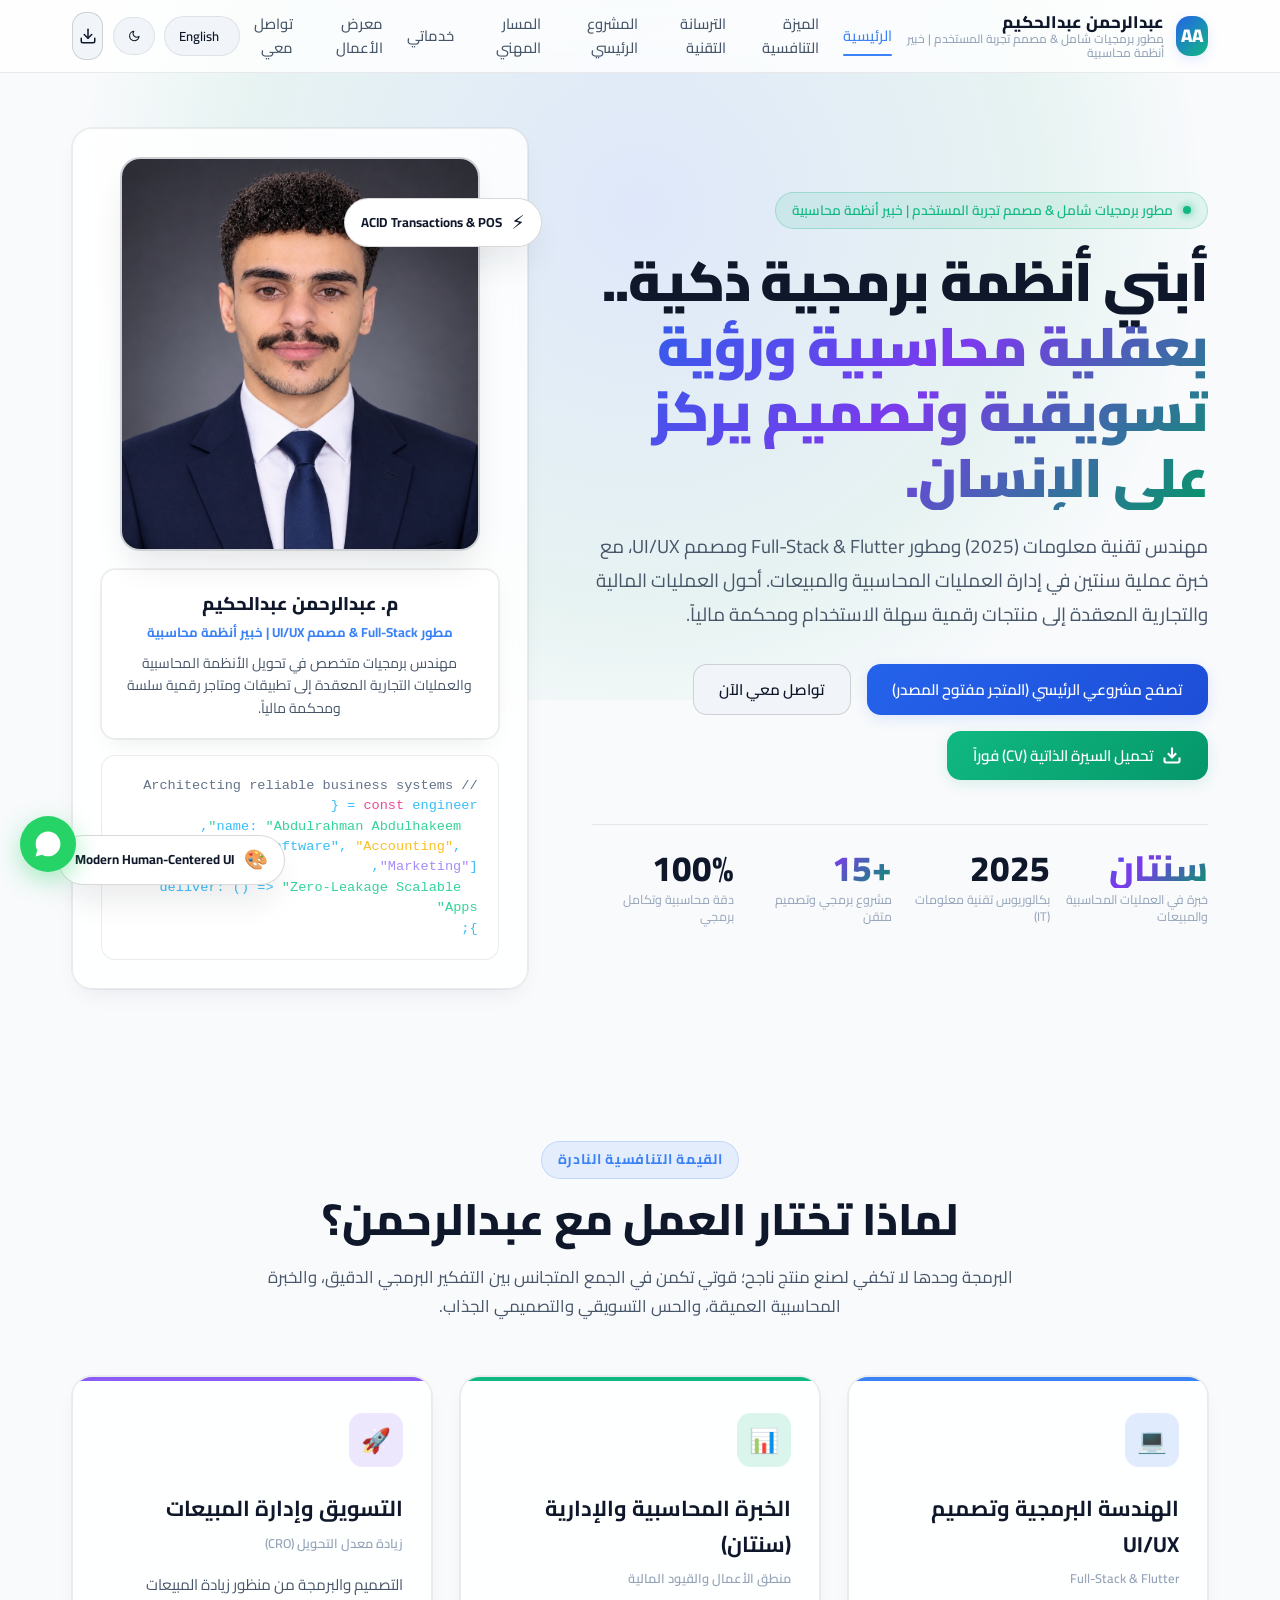
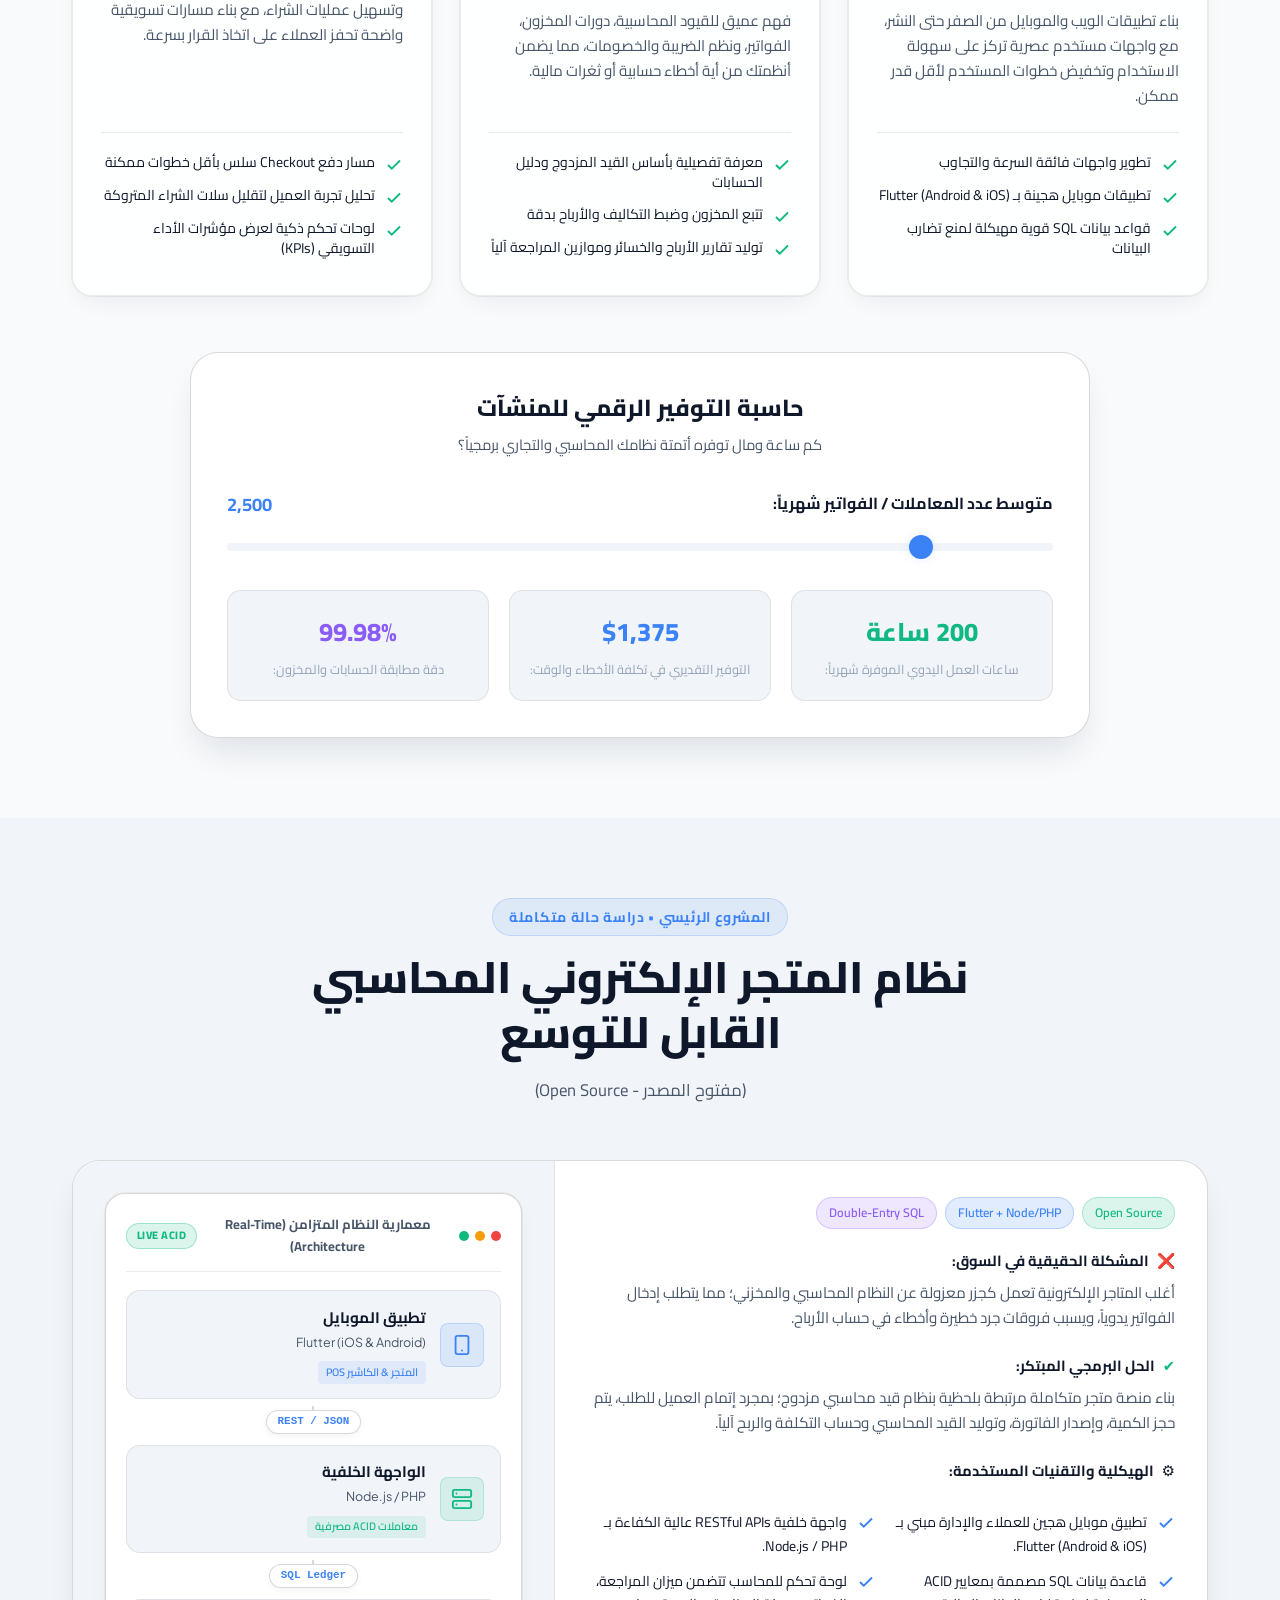
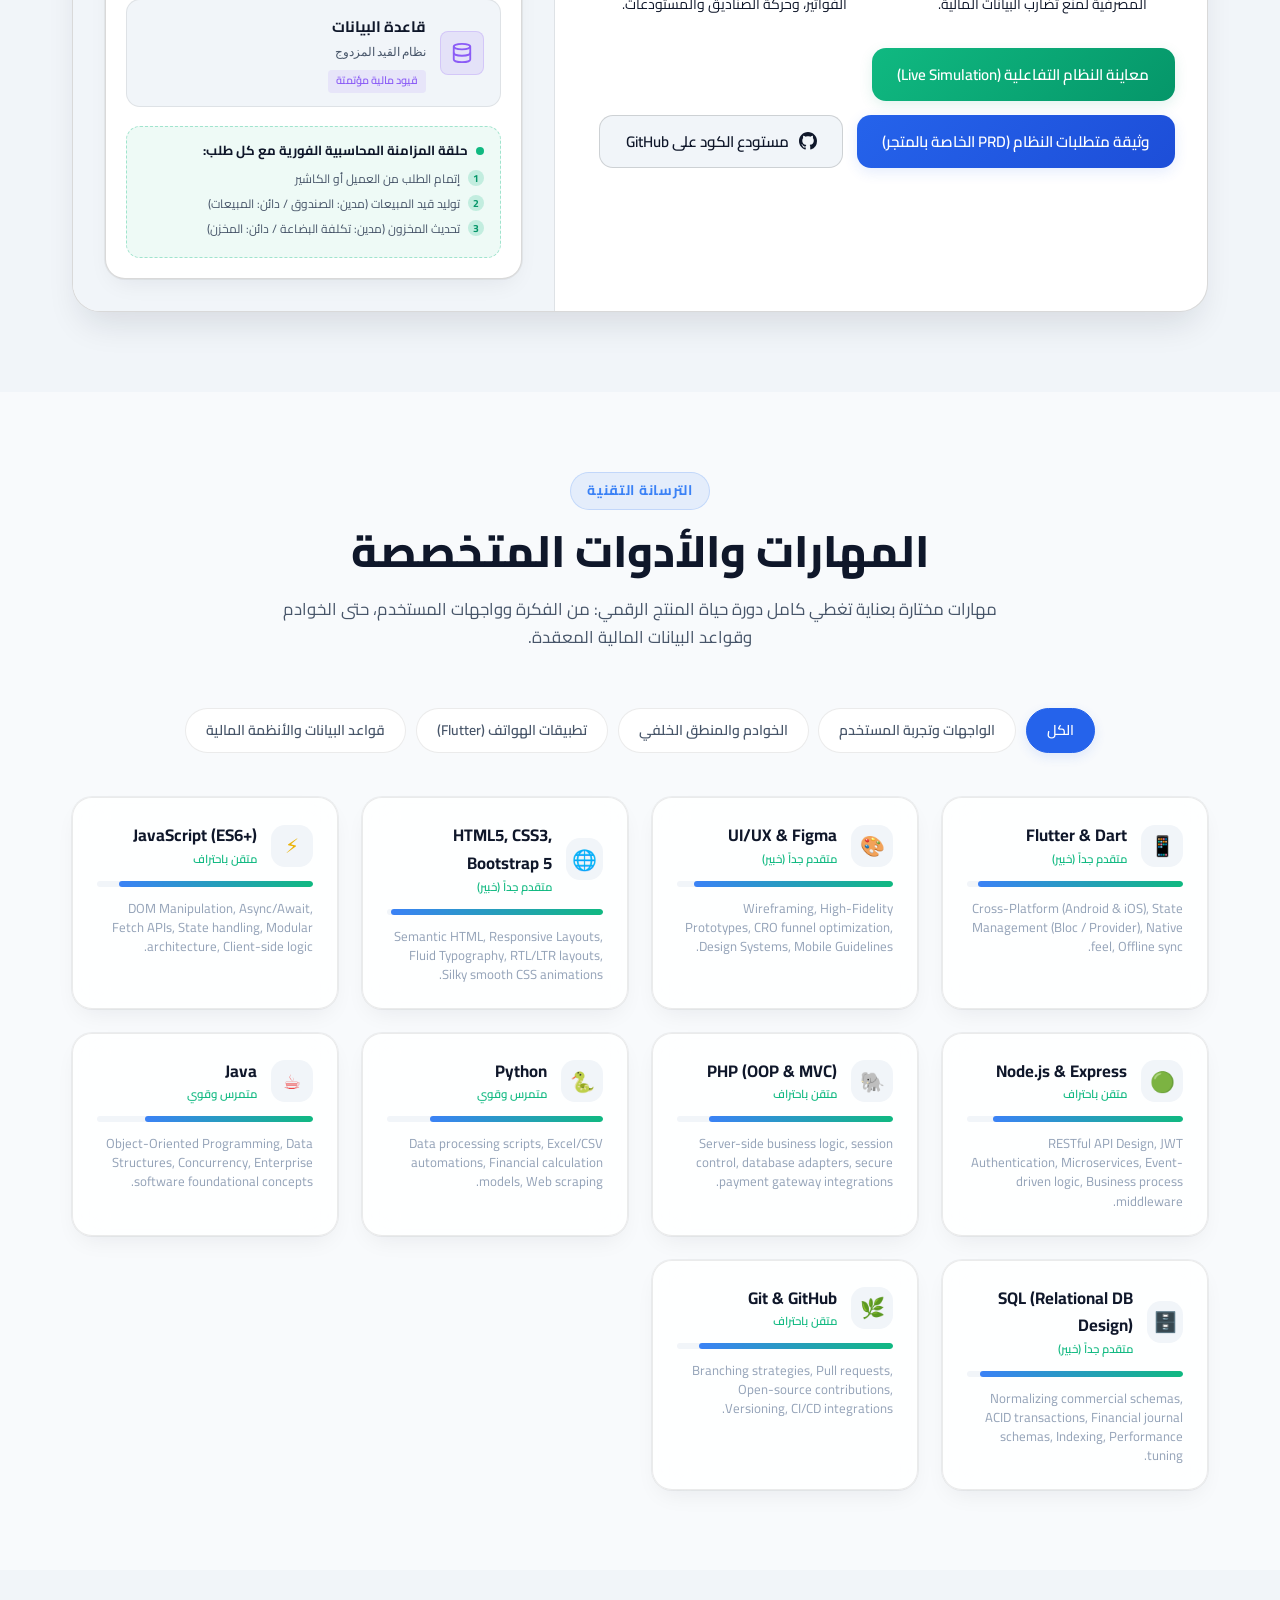
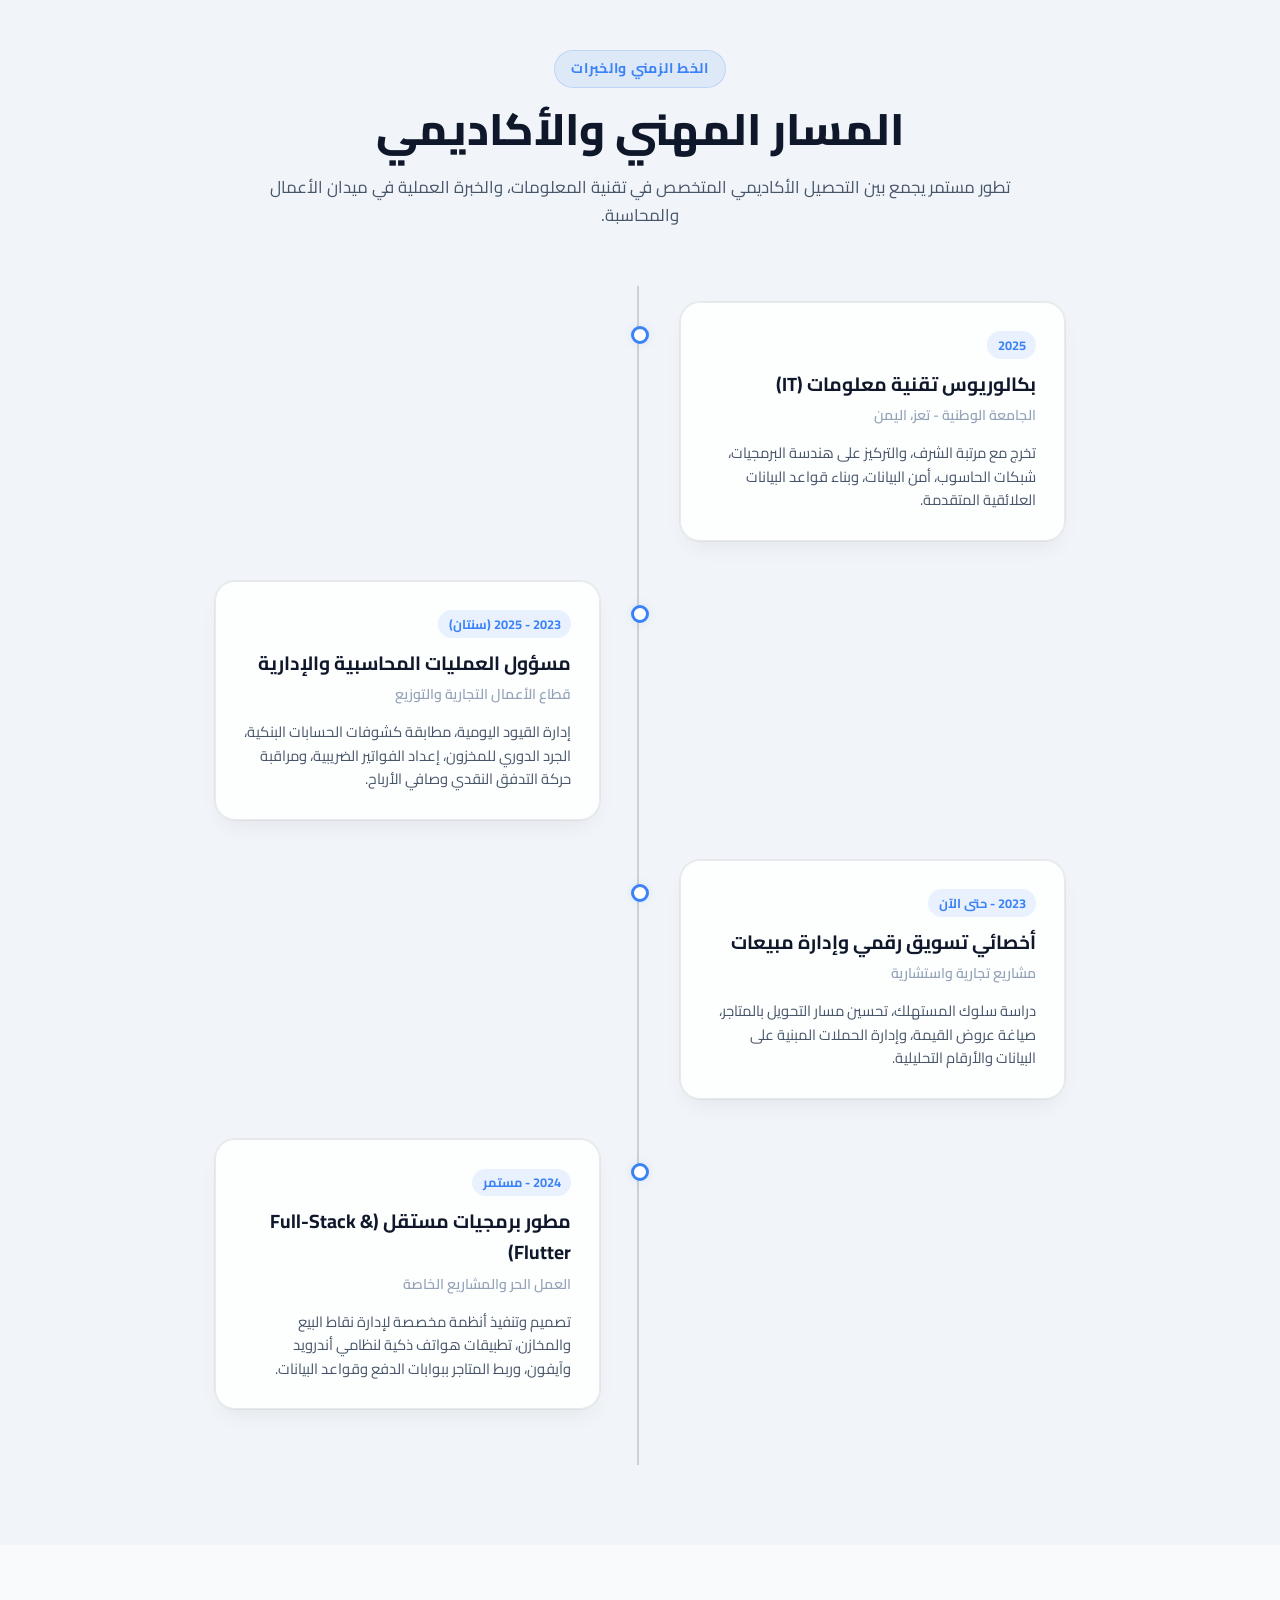
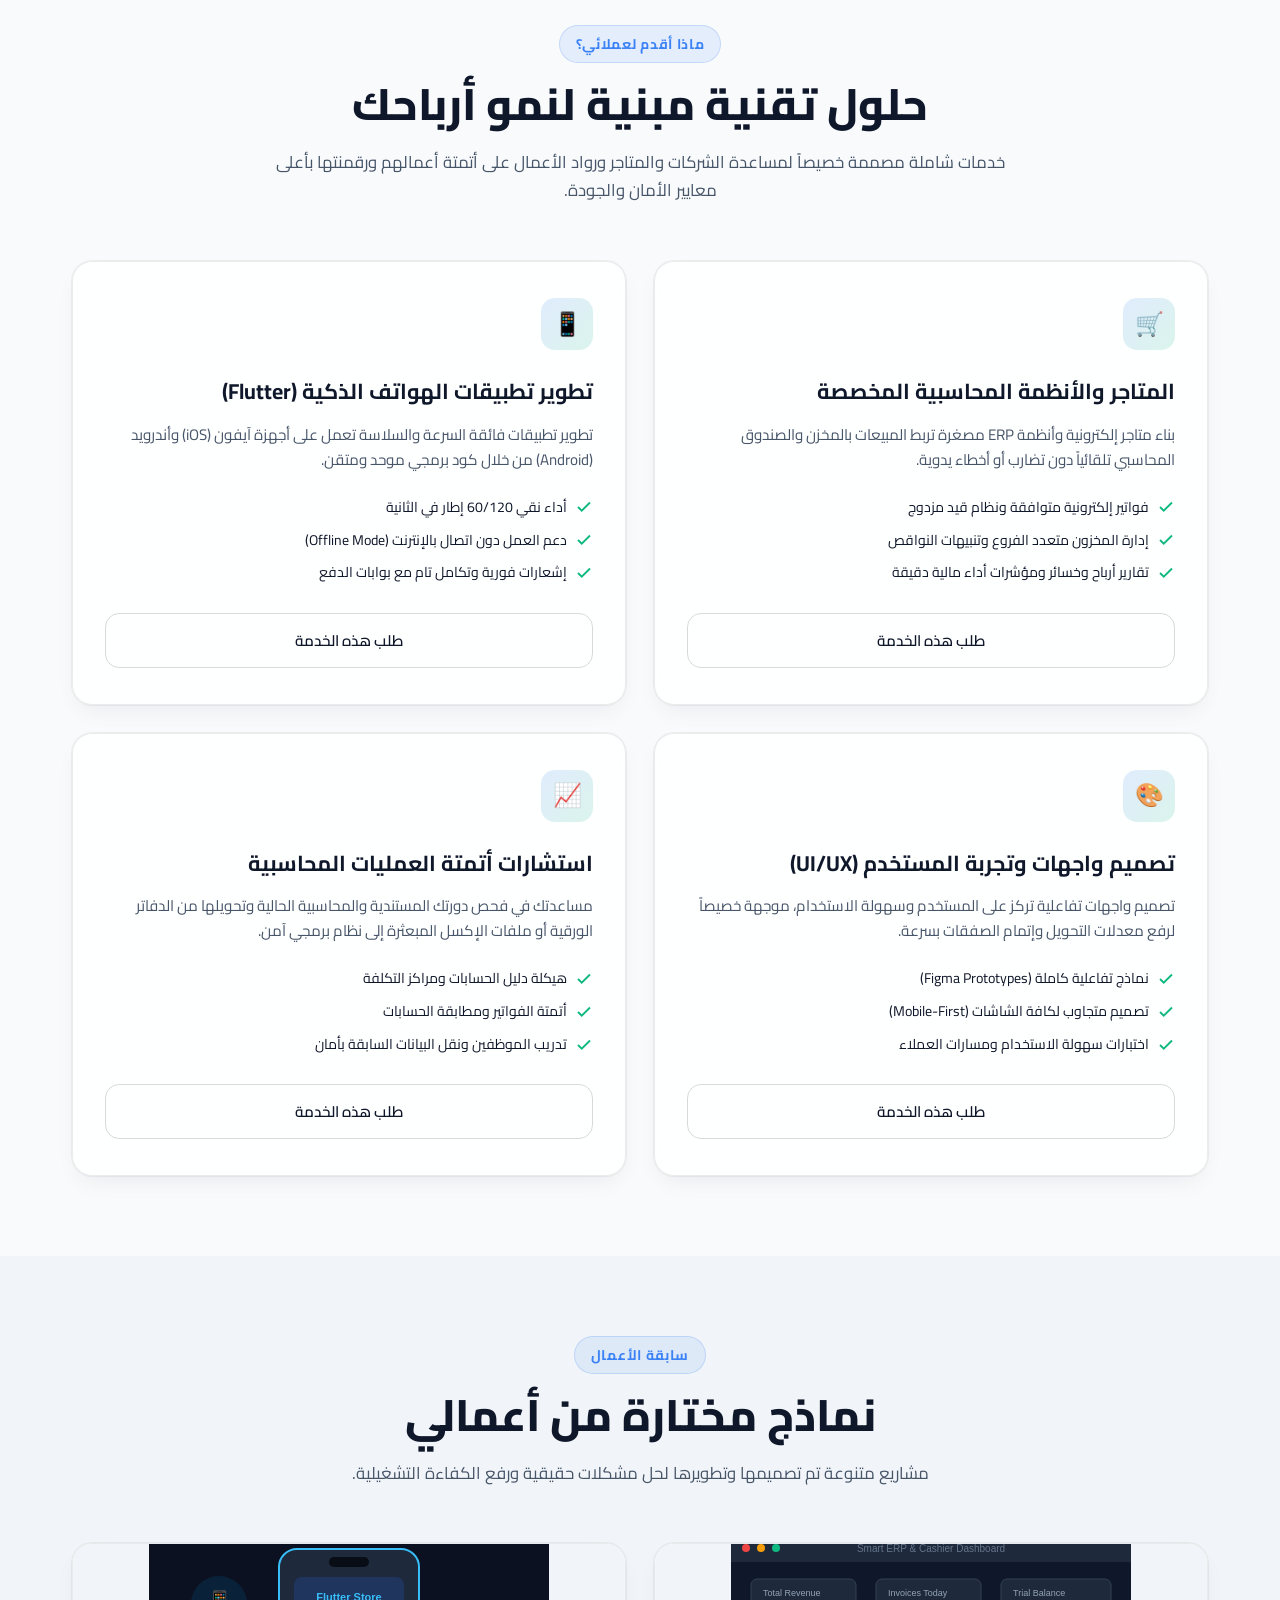
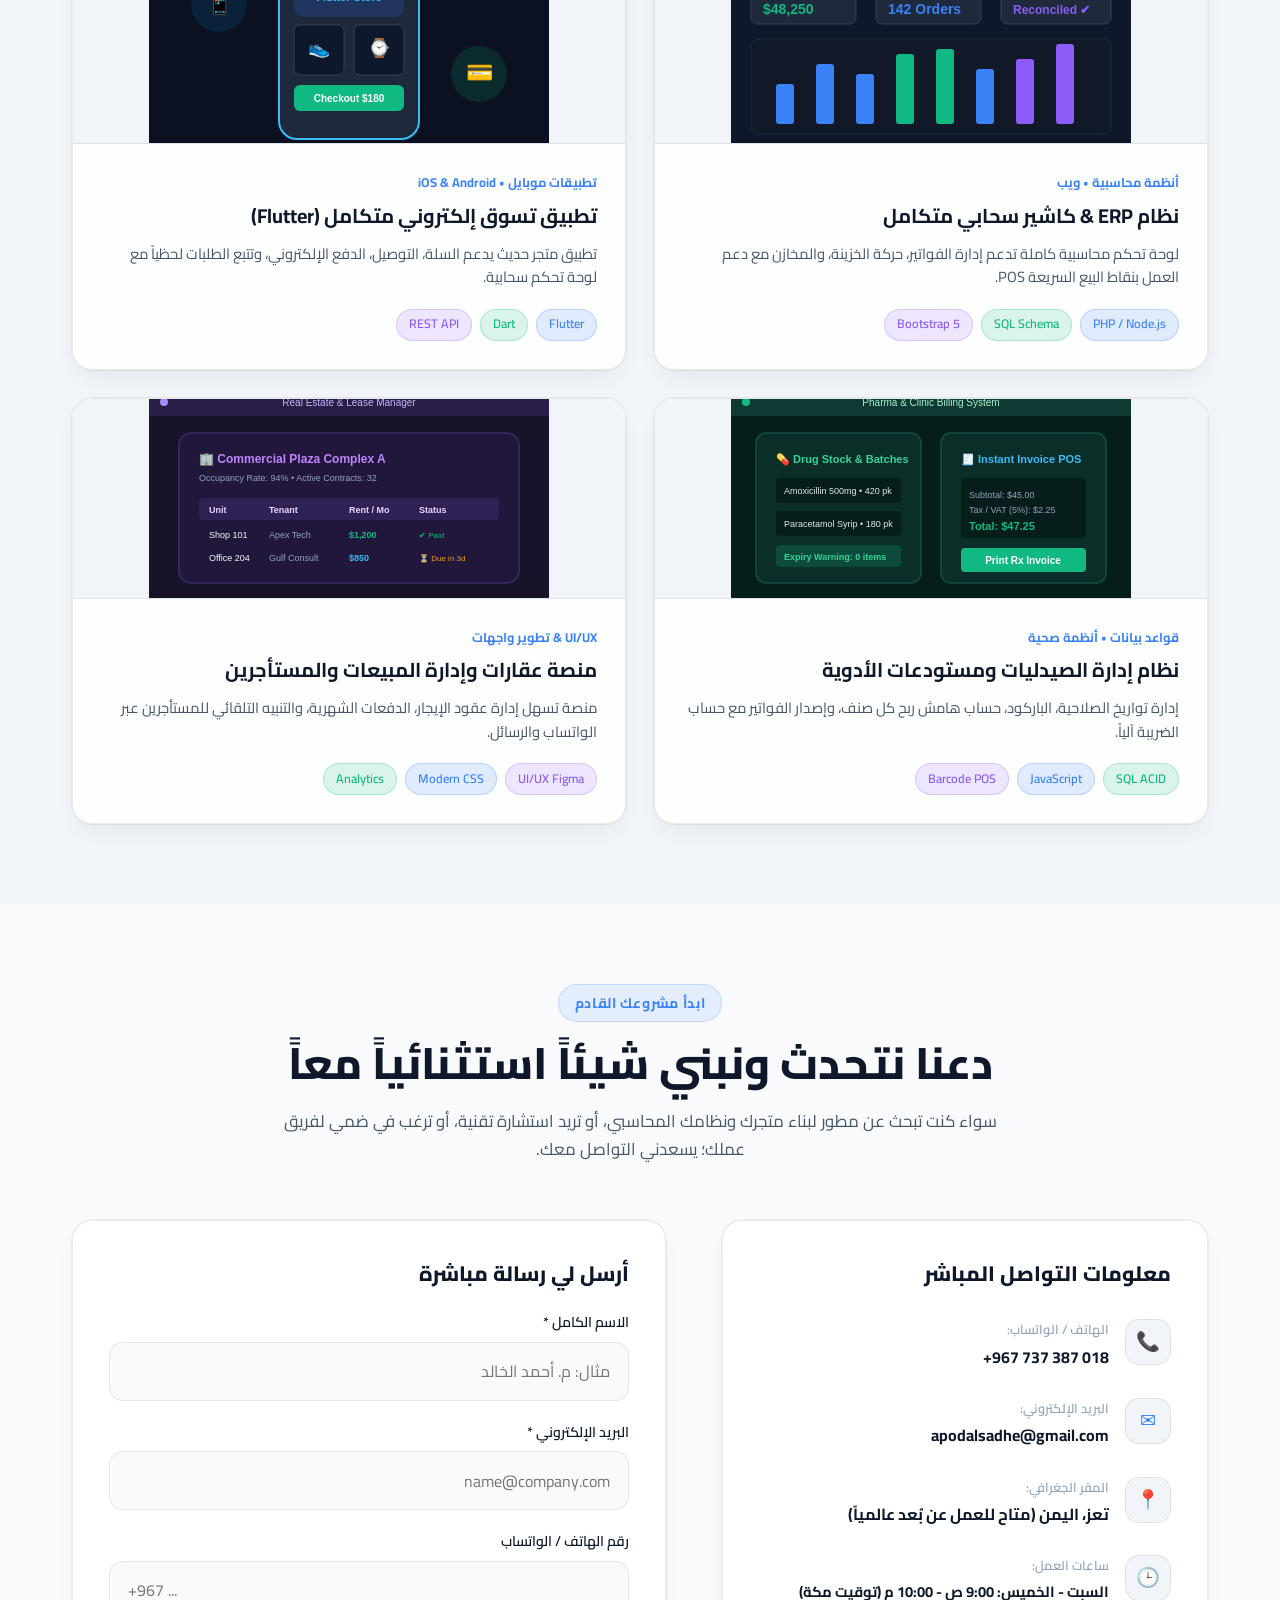
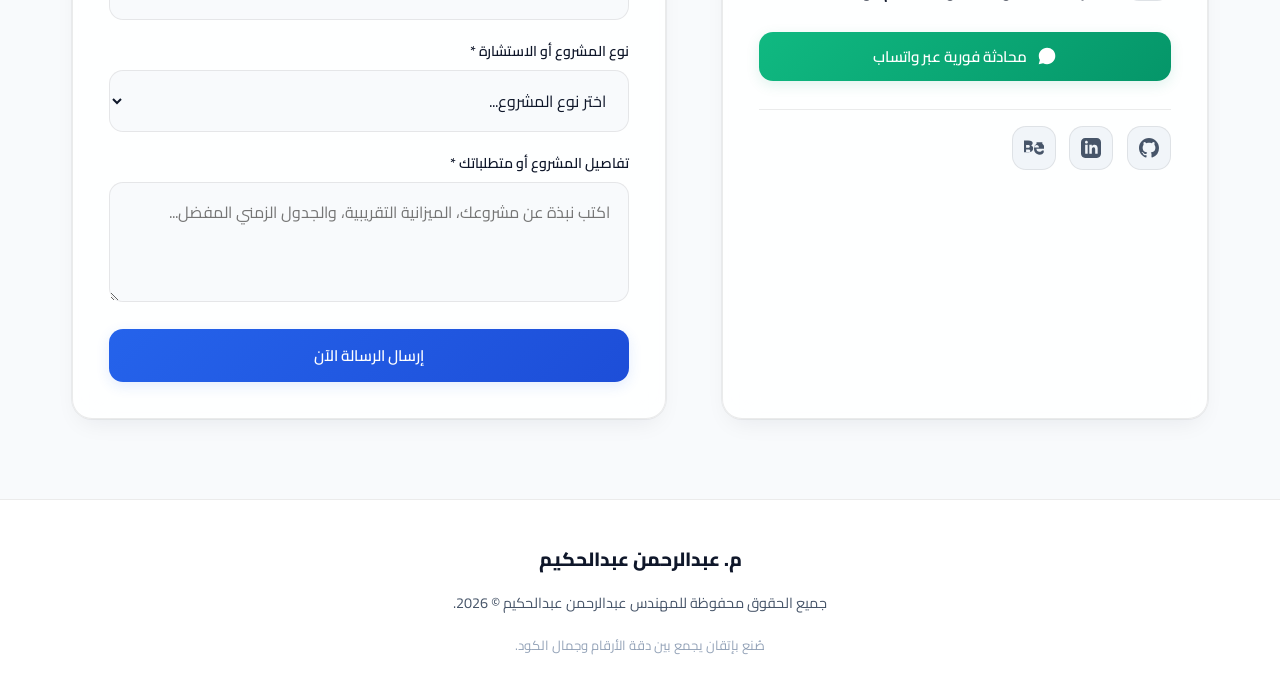
<file: index.html>
<!DOCTYPE html>
<html lang="ar" dir="rtl" data-theme="light">
<head>
  <meta charset="UTF-8">
  <meta name="viewport" content="width=device-width, initial-scale=1.0, viewport-fit=cover">
  <meta name="color-scheme" content="light dark">
  <meta name="theme-color" content="#ffffff">
  <title>م. عبدالرحمن عبدالحكيم | مطور برمجيات ومصمم تجربة المستخدم وخبير محاسبي</title>
  
  <meta name="description" content="الموقع التعريفي ومعرض الأعمال للمهندس عبدالرحمن عبدالحكيم - خريج تقنية معلومات ومطور Full-Stack & Flutter ومصمم UI/UX بخبرة سنتين في إدارة العمليات المحاسبية والمبيعات.">
  <meta name="keywords" content="عبدالرحمن عبدالحكيم, مطور برمجيات, فلاتر, Full-Stack, Flutter, UI/UX Designer, محاسبة, متجر إلكتروني مفتوح المصدر, تعز اليمن">
  <meta name="author" content="Eng. Abdulrahman Abdulhakeem">

  <!-- Open Graph / Meta -->
  <meta property="og:type" content="website">
  <meta property="og:title" content="م. عبدالرحمن عبدالحكيم | Full-Stack & UI/UX & خبير نظم محاسبية">
  <meta property="og:description" content="أبني أنظمة برمجية ذكية بعقلية محاسبية ورؤية تسويقية وتصميم يركز على الإنسان.">
  <meta property="og:image" content="assets/abdulrahman-photo.jpg">

  <!-- Google Fonts: Cairo (Arabic) & Plus Jakarta Sans (English) -->
  <link rel="preconnect" href="https://fonts.googleapis.com">
  <link rel="preconnect" href="https://fonts.gstatic.com" crossorigin>
  <link href="https://fonts.googleapis.com/css2?family=Cairo:wght@400;500;600;700;800;900&family=Plus+Jakarta+Sans:wght@400;500;600;700;800&display=swap" rel="stylesheet">

  <!-- Custom Stylesheets (v=2.3 for fresh mobile cache) -->
  <link rel="stylesheet" href="css/style.css?v=2.3">
  <link rel="stylesheet" href="css/animations.css?v=2.3">
</head>
<body>

  <!-- ======================================================================
       SITE HEADER & NAVIGATION
       ====================================================================== -->
  <header class="site-header">
    <div class="container nav-container">
      
      <!-- Brand Logo -->
      <a href="#home" class="brand-logo" aria-label="Abdulrahman Abdulhakeem">
        <div class="logo-icon">AA</div>
        <div class="logo-text">
          <span class="logo-name">عبدالرحمن عبدالحكيم</span>
          <span class="logo-role" data-i18n="hero_badge">Full-Stack &amp; UI/UX &amp; خبير محاسبي</span>
        </div>
      </a>

      <!-- Desktop Nav Links -->
      <nav class="nav-menu" aria-label="Main Navigation">
        <a href="#home" class="nav-link active" data-i18n="nav_home">الرئيسية</a>
        <a href="#about" class="nav-link" data-i18n="nav_about">الميزة التنافسية</a>
        <a href="#skills" class="nav-link" data-i18n="nav_skills">الترسانة التقنية</a>
        <a href="#spotlight" class="nav-link" data-i18n="nav_spotlight">المشروع الرئيسي</a>
        <a href="#timeline" class="nav-link" data-i18n="nav_timeline">المسار المهني</a>
        <a href="#services" class="nav-link" data-i18n="nav_services">خدماتي</a>
        <a href="#projects" class="nav-link" data-i18n="nav_projects">معرض الأعمال</a>
        <a href="#contact" class="nav-link" data-i18n="nav_contact">تواصل معي</a>
      </nav>

      <!-- Action Controls: Language, Theme, CV, Hamburger -->
      <div class="nav-actions">
        <!-- Language Switcher -->
        <button id="langToggleBtn" class="pill-btn" aria-label="Toggle Language" title="تغيير اللغة / Switch Language">
          <svg width="16" height="16" viewBox="0 0 24 24" fill="none" stroke="currentColor" stroke-width="2" stroke-linecap="round" stroke-linejoin="round">
            <circle cx="12" cy="12" r="10"></circle>
            <line x1="2" y1="12" x2="22" y2="12"></line>
            <path d="M12 2a15.3 15.3 0 0 1 4 10 15.3 15.3 0 0 1-4 10 15.3 15.3 0 0 1-4-10 15.3 15.3 0 0 1 4-10z"></path>
          </svg>
          <span class="lang-label">English</span>
        </button>

        <!-- Theme Switcher (Dark / Light) -->
        <button id="themeToggleBtn" class="pill-btn" aria-label="Toggle Dark/Light Mode" title="الوضع الليلي / النهاري">
          <span id="themeIcon">
            <svg width="18" height="18" viewBox="0 0 24 24" fill="none" stroke="currentColor" stroke-width="2" stroke-linecap="round" stroke-linejoin="round">
              <path d="M21 12.79A9 9 0 1 1 11.21 3 7 7 0 0 0 21 12.79z"></path>
            </svg>
          </span>
        </button>

        <!-- CV Direct Download Trigger Link -->
        <a href="assets/CV_Eng_Abdulrahman_Abdulhakeem.pdf" download="CV_Eng_Abdulrahman_Abdulhakeem.pdf" class="btn btn-secondary btn-icon nav-header-cv-btn" id="navCvDownloadBtn" title="تحميل السيرة الذاتية PDF" aria-label="Download CV PDF" target="_blank">
          <svg width="18" height="18" viewBox="0 0 24 24" fill="none" stroke="currentColor" stroke-width="2" stroke-linecap="round" stroke-linejoin="round">
            <path d="M21 15v4a2 2 0 0 1-2 2H5a2 2 0 0 1-2-2v-4"></path>
            <polyline points="7 10 12 15 17 10"></polyline>
            <line x1="12" y1="15" x2="12" y2="3"></line>
          </svg>
        </a>

        <!-- Mobile Menu Toggle Button -->
        <button id="hamburgerBtn" class="hamburger-btn" aria-label="Open Mobile Menu">
          <span></span>
          <span></span>
          <span></span>
        </button>
      </div>

    </div>
  </header>

  <!-- Mobile Drawer Menu -->
  <div id="mobileDrawer" class="mobile-drawer" aria-hidden="true">
    <div class="drawer-panel">
      <div class="drawer-header">
        <span class="logo-name" style="font-weight:800;">عبدالرحمن عبدالحكيم</span>
        <button id="drawerCloseBtn" class="modal-close" aria-label="Close Mobile Drawer">✕</button>
      </div>
      <div class="drawer-menu">
        <a href="#home" class="drawer-link" data-i18n="nav_home">الرئيسية</a>
        <a href="#about" class="drawer-link" data-i18n="nav_about">الميزة التنافسية</a>
        <a href="#skills" class="drawer-link" data-i18n="nav_skills">الترسانة التقنية</a>
        <a href="#spotlight" class="drawer-link" data-i18n="nav_spotlight">المشروع الرئيسي</a>
        <a href="#timeline" class="drawer-link" data-i18n="nav_timeline">المسار المهني</a>
        <a href="#services" class="drawer-link" data-i18n="nav_services">خدماتي</a>
        <a href="#projects" class="drawer-link" data-i18n="nav_projects">معرض الأعمال</a>
        <a href="#contact" class="drawer-link" data-i18n="nav_contact">تواصل معي</a>
        <a href="assets/CV_Eng_Abdulrahman_Abdulhakeem.pdf" download="CV_Eng_Abdulrahman_Abdulhakeem.pdf" class="drawer-link" id="drawerCvDownloadBtn" target="_blank">
          <svg width="18" height="18" viewBox="0 0 24 24" fill="none" stroke="currentColor" stroke-width="2" stroke-linecap="round" stroke-linejoin="round" style="display:inline-block; vertical-align:middle; margin-inline-end:6px;">
            <path d="M21 15v4a2 2 0 0 1-2 2H5a2 2 0 0 1-2-2v-4"></path>
            <polyline points="7 10 12 15 17 10"></polyline>
            <line x1="12" y1="15" x2="12" y2="3"></line>
          </svg>
          <span data-i18n="nav_cv">تحميل السيرة الذاتية (CV)</span>
        </a>
      </div>
      <div style="margin-top:auto; padding-top:1.5rem; border-top:1px solid var(--border-subtle);">
        <a href="#" class="btn btn-emerald whatsapp-link" style="width:100%;" target="_blank" rel="noopener">
          <svg width="18" height="18" viewBox="0 0 24 24" fill="currentColor">
            <path d="M12.04 2c-5.46 0-9.91 4.45-9.91 9.91 0 1.75.46 3.45 1.32 4.95L2.05 22l5.25-1.38c1.45.79 3.08 1.21 4.74 1.21 5.46 0 9.91-4.45 9.91-9.91 0-2.65-1.03-5.14-2.9-7.01A9.816 9.816 0 0 0 12.04 2z"/>
          </svg>
          <span data-i18n="nav_whatsapp">واتساب مباشر</span>
        </a>
      </div>
    </div>
  </div>

  <!-- ======================================================================
       1. HERO SECTION
       ====================================================================== -->
  <section id="home" class="hero-section">
    <div class="hero-background-glow"></div>
    <div class="container hero-grid">
      
      <!-- Hero Left/Start Text Content -->
      <div class="hero-text-content">
        
        <!-- Live Status Pill -->
        <div class="hero-badge-container">
          <div class="hero-live-badge">
            <span class="status-dot"></span>
            <span data-i18n="hero_badge">مطور برمجيات شامل & مصمم UI/UX | خبير أنظمة محاسبية</span>
          </div>
        </div>

        <!-- Headline -->
        <h1 class="hero-title">
          <span data-i18n="hero_title">أبني أنظمة برمجية ذكية..</span><br>
          <span class="gradient-text" data-i18n="hero_title_highlight">بعقلية محاسبية ورؤية تسويقية وتصميم يركز على الإنسان.</span>
        </h1>

        <!-- Bio Description -->
        <p class="hero-description" data-i18n="hero_description">
          مهندس تقنية معلومات (2025) ومطور Full-Stack & Flutter ومصمم UI/UX، مع خبرة عملية سنتين في إدارة العمليات المحاسبية والمبيعات. أحول العمليات المالية والتجارية المعقدة إلى منتجات رقمية سهلة الاستخدام ومحكمة مالياً.
        </p>

        <!-- CTAs -->
        <div class="hero-ctas">
          <a href="#spotlight" class="btn btn-primary" data-i18n="hero_cta_projects">
            تصفح مشروعي الرئيسي (المتجر مفتوح المصدر)
            <svg width="18" height="18" viewBox="0 0 24 24" fill="none" stroke="currentColor" stroke-width="2" stroke-linecap="round" stroke-linejoin="round">
              <line x1="5" y1="12" x2="19" y2="12"></line>
              <polyline points="12 5 19 12 12 19"></polyline>
            </svg>
          </a>
          <a href="#contact" class="btn btn-secondary" data-i18n="hero_cta_contact">
            تواصل معي الآن
          </a>
          <a href="assets/CV_Eng_Abdulrahman_Abdulhakeem.pdf" download="CV_Eng_Abdulrahman_Abdulhakeem.pdf" id="heroDownloadCvBtn" class="btn btn-emerald" target="_blank" rel="noopener">
            <svg width="20" height="20" viewBox="0 0 24 24" fill="none" stroke="currentColor" stroke-width="2.5"><path d="M21 15v4a2 2 0 0 1-2 2H5a2 2 0 0 1-2-2v-4"></path><polyline points="7 10 12 15 17 10"></polyline><line x1="12" y1="15" x2="12" y2="3"></line></svg>
            <span data-i18n="hero_cta_cv">تحميل السيرة الذاتية (CV) فوراً</span>
          </a>
        </div>

        <!-- Key Metrics Row -->
        <div class="hero-stats-row">
          <div class="stat-card">
            <span class="stat-number accent" data-i18n="hero_stat_exp">سنتان</span>
            <span class="stat-label" data-i18n="hero_stat_exp_label">خبرة في العمليات المحاسبية والمبيعات</span>
          </div>
          <div class="stat-card">
            <span class="stat-number" data-i18n="hero_stat_degree">2025</span>
            <span class="stat-label" data-i18n="hero_stat_degree_label">بكالوريوس تقنية معلومات (IT)</span>
          </div>
          <div class="stat-card">
            <span class="stat-number accent" data-i18n="hero_stat_projects">+15</span>
            <span class="stat-label" data-i18n="hero_stat_projects_label">مشروع برمجي وتصميم متقن</span>
          </div>
          <div class="stat-card">
            <span class="stat-number" data-i18n="hero_stat_accuracy">100%</span>
            <span class="stat-label" data-i18n="hero_stat_accuracy_label">دقة محاسبية وتكامل برمجي</span>
          </div>
        </div>

      </div>

      <!-- Hero Visual / Persona Card -->
      <div class="hero-visual-card glass-card">
        
        <div class="floating-pill pill-1">
          <span style="font-size:1.2rem;">⚡</span>
          <span>ACID Transactions &amp; POS</span>
        </div>

        <div class="floating-pill pill-2">
          <span style="font-size:1.2rem;">🎨</span>
          <span>Modern Human-Centered UI</span>
        </div>

        <div class="dev-avatar-wrapper">
          <img src="assets/abdulrahman-photo.jpg" alt="م. عبدالرحمن عبدالحكيم - Eng. Abdulrahman Abdulhakeem" width="360" height="420" loading="eager">
        </div>

        <div class="hero-photo-caption-card">
          <h3 class="hero-photo-name" data-i18n="hero_photo_name">م. عبدالرحمن عبدالحكيم</h3>
          <div class="hero-photo-role" data-i18n="hero_photo_role">مطور Full-Stack &amp; مصمم UI/UX | خبير أنظمة محاسبية</div>
          <p class="hero-photo-desc" data-i18n="hero_photo_desc">
            مهندس برمجيات متخصص في تحويل الأنظمة المحاسبية والعمليات التجارية المعقدة إلى تطبيقات ومتاجر رقمية سلسة ومحكمة مالياً.
          </p>
        </div>

        <div class="hero-code-snippet">
          <span style="color:#64748b;">// Architecting reliable business systems</span><br>
          <span style="color:#ec4899;">const</span> engineer = {<br>
          &nbsp;&nbsp;name: <span style="color:#34d399;">"Abdulrahman Abdulhakeem"</span>,<br>
          &nbsp;&nbsp;mindset: [<span style="color:#38bdf8;">"Software"</span>, <span style="color:#fbbf24;">"Accounting"</span>, <span style="color:#a78bfa;">"Marketing"</span>],<br>
          &nbsp;&nbsp;deliver: () =&gt; <span style="color:#34d399;">"Zero-Leakage Scalable Apps"</span><br>
          };
        </div>
      </div>

    </div>
  </section>

  <!-- ======================================================================
       2. UNIQUE EDGE & 3-PILLAR ADVANTAGE
       ====================================================================== -->
  <section id="about" class="section">
    <div class="container">
      
      <div class="section-header">
        <span class="section-subtitle" data-i18n="edge_subtitle">القيمة التنافسية النادرة</span>
        <h2 class="section-title" data-i18n="edge_title">لماذا تختار العمل مع عبدالرحمن؟</h2>
        <p class="section-desc" data-i18n="edge_desc">
          البرمجة وحدها لا تكفي لصنع منتج ناجح؛ قوتي تكمن في الجمع المتجانس بين التفكير البرمجي الدقيق، والخبرة المحاسبية العميقة، والحس التسويقي والتصميمي الجذاب.
        </p>
      </div>

      <div class="edge-grid">
        
        <!-- Pillar 1: Software & UI/UX -->
        <div class="edge-card glass-card edge-dev">
          <div class="edge-icon-box">💻</div>
          <h3 class="edge-card-title" data-i18n="edge_card1_title">الهندسة البرمجية وتصميم UI/UX</h3>
          <span class="edge-card-tag" data-i18n="edge_card1_tag">Full-Stack &amp; Flutter</span>
          <p class="edge-card-desc" data-i18n="edge_card1_text">
            بناء تطبيقات الويب والموبايل من الصفر حتى النشر، مع واجهات مستخدم عصرية تركز على سهولة الاستخدام وتخفيض خطوات المستخدم لأقل قدر ممكن.
          </p>
          <div class="edge-feature-list">
            <div class="edge-feature-item">
              <svg width="18" height="18" viewBox="0 0 24 24" fill="none" stroke="currentColor" stroke-width="2.5"><polyline points="20 6 9 17 4 12"></polyline></svg>
              <span data-i18n="edge_card1_item1">تطوير واجهات فائقة السرعة والتجاوب</span>
            </div>
            <div class="edge-feature-item">
              <svg width="18" height="18" viewBox="0 0 24 24" fill="none" stroke="currentColor" stroke-width="2.5"><polyline points="20 6 9 17 4 12"></polyline></svg>
              <span data-i18n="edge_card1_item2">تطبيقات موبايل هجينة بـ Flutter (Android &amp; iOS)</span>
            </div>
            <div class="edge-feature-item">
              <svg width="18" height="18" viewBox="0 0 24 24" fill="none" stroke="currentColor" stroke-width="2.5"><polyline points="20 6 9 17 4 12"></polyline></svg>
              <span data-i18n="edge_card1_item3">قواعد بيانات SQL قوية مهيكلة لمنع تضارب البيانات</span>
            </div>
          </div>
        </div>

        <!-- Pillar 2: Accounting & Operations -->
        <div class="edge-card glass-card edge-acc">
          <div class="edge-icon-box">📊</div>
          <h3 class="edge-card-title" data-i18n="edge_card2_title">الخبرة المحاسبية والإدارية (سنتان)</h3>
          <span class="edge-card-tag" data-i18n="edge_card2_tag">منطق الأعمال والقيود المالية</span>
          <p class="edge-card-desc" data-i18n="edge_card2_text">
            فهم عميق للقيود المحاسبية، دورات المخزون، الفواتير، ونظم الضريبة والخصومات، مما يضمن أنظمتك من أية أخطاء حسابية أو ثغرات مالية.
          </p>
          <div class="edge-feature-list">
            <div class="edge-feature-item">
              <svg width="18" height="18" viewBox="0 0 24 24" fill="none" stroke="currentColor" stroke-width="2.5"><polyline points="20 6 9 17 4 12"></polyline></svg>
              <span data-i18n="edge_card2_item1">معرفة تفصيلية بأساس القيد المزدوج ودليل الحسابات</span>
            </div>
            <div class="edge-feature-item">
              <svg width="18" height="18" viewBox="0 0 24 24" fill="none" stroke="currentColor" stroke-width="2.5"><polyline points="20 6 9 17 4 12"></polyline></svg>
              <span data-i18n="edge_card2_item2">تتبع المخزون وضبط التكاليف والأرباح بدقة</span>
            </div>
            <div class="edge-feature-item">
              <svg width="18" height="18" viewBox="0 0 24 24" fill="none" stroke="currentColor" stroke-width="2.5"><polyline points="20 6 9 17 4 12"></polyline></svg>
              <span data-i18n="edge_card2_item3">توليد تقارير الأرباح والخسائر وموازين المراجعة آلياً</span>
            </div>
          </div>
        </div>

        <!-- Pillar 3: Marketing & Sales -->
        <div class="edge-card glass-card edge-mkt">
          <div class="edge-icon-box">🚀</div>
          <h3 class="edge-card-title" data-i18n="edge_card3_title">التسويق وإدارة المبيعات</h3>
          <span class="edge-card-tag" data-i18n="edge_card3_tag">زيادة معدل التحويل (CRO)</span>
          <p class="edge-card-desc" data-i18n="edge_card3_text">
            التصميم والبرمجة من منظور زيادة المبيعات وتسهيل عمليات الشراء، مع بناء مسارات تسويقية واضحة تحفز العملاء على اتخاذ القرار بسرعة.
          </p>
          <div class="edge-feature-list">
            <div class="edge-feature-item">
              <svg width="18" height="18" viewBox="0 0 24 24" fill="none" stroke="currentColor" stroke-width="2.5"><polyline points="20 6 9 17 4 12"></polyline></svg>
              <span data-i18n="edge_card3_item1">مسار دفع Checkout سلس بأقل خطوات ممكنة</span>
            </div>
            <div class="edge-feature-item">
              <svg width="18" height="18" viewBox="0 0 24 24" fill="none" stroke="currentColor" stroke-width="2.5"><polyline points="20 6 9 17 4 12"></polyline></svg>
              <span data-i18n="edge_card3_item2">تحليل تجربة العميل لتقليل سلات الشراء المتروكة</span>
            </div>
            <div class="edge-feature-item">
              <svg width="18" height="18" viewBox="0 0 24 24" fill="none" stroke="currentColor" stroke-width="2.5"><polyline points="20 6 9 17 4 12"></polyline></svg>
              <span data-i18n="edge_card3_item3">لوحات تحكم ذكية لعرض مؤشرات الأداء التسويقي (KPIs)</span>
            </div>
          </div>
        </div>

      </div>

      <!-- Interactive Business ROI & Automation Calculator -->
      <div class="simulator-box">
        <div class="sim-header">
          <h3 style="font-size:1.45rem; font-weight:800; margin-bottom:0.4rem;" data-i18n="sim_title">حاسبة التوفير الرقمي للمنشآت</h3>
          <p style="color:var(--text-muted); font-size:0.92rem;" data-i18n="sim_desc">كم ساعة ومال توفره أتمتة نظامك المحاسبي والتجاري برمجياً؟</p>
        </div>

        <div class="sim-slider-container">
          <div class="sim-slider-label">
            <span data-i18n="sim_orders_label">متوسط عدد المعاملات / الفواتير شهرياً:</span>
            <span id="simOrdersValue" class="sim-slider-val">2,500</span>
          </div>
          <input type="range" id="simOrdersRange" class="range-input" min="300" max="15000" step="100" value="2500" aria-label="Transactions per month slider">
        </div>

        <div class="sim-results-grid">
          <div class="sim-stat-card">
            <div id="simHoursSaved" class="sim-stat-val">200 ساعة</div>
            <div class="sim-stat-lbl" data-i18n="sim_saved_hours">ساعات العمل اليدوي الموفرة شهرياً</div>
          </div>
          <div class="sim-stat-card">
            <div id="simCostSaved" class="sim-stat-val" style="color:var(--primary-500);">$1,375</div>
            <div class="sim-stat-lbl" data-i18n="sim_saved_cost">التوفير التقديري في تكلفة الأخطاء والوقت</div>
          </div>
          <div class="sim-stat-card">
            <div class="sim-stat-val" style="color:var(--violet-500);">99.98%</div>
            <div class="sim-stat-lbl" data-i18n="sim_accuracy_gain">دقة مطابقة الحسابات والمخزون</div>
          </div>
        </div>
      </div>

    </div>
  </section>

  <!-- ======================================================================
       3. SPOTLIGHT PROJECT (CASE STUDY: OPEN SOURCE ACCOUNTING E-COMMERCE)
       ====================================================================== -->
  <section id="spotlight" class="section" style="background:var(--bg-surface-elevated);">
    <div class="container">
      
      <div class="section-header">
        <span class="section-subtitle" data-i18n="spotlight_badge">المشروع الرئيسي • دراسة حالة متكاملة</span>
        <h2 class="section-title" data-i18n="spotlight_title">نظام المتجر الإلكتروني المحاسبي القابل للتوسع</h2>
        <p class="section-desc" data-i18n="spotlight_type">(مفتوح المصدر - Open Source Architecture)</p>
      </div>

      <div class="spotlight-card">
        <div class="spotlight-grid">
          
          <!-- Content Side -->
          <div class="spotlight-content">
            <div class="spotlight-badge-row">
              <span class="badge badge-emerald">Open Source</span>
              <span class="badge badge-primary">Flutter + Node/PHP</span>
              <span class="badge badge-violet">Double-Entry SQL</span>
            </div>

            <div class="case-study-block">
              <div class="case-study-label">
                <span style="color:#ef4444;">❌</span>
                <span data-i18n="spotlight_problem_title">المشكلة الحقيقية في السوق:</span>
              </div>
              <p class="case-study-text" data-i18n="spotlight_problem_text">
                أغلب المتاجر الإلكترونية تعمل كجزر معزولة عن النظام المحاسبي والمخزني؛ مما يتطلب إدخال الفواتير يدوياً، ويسبب فروقات جرد خطيرة وأخطاء في حساب الأرباح.
              </p>
            </div>

            <div class="case-study-block">
              <div class="case-study-label">
                <span style="color:var(--emerald-500);">✔</span>
                <span data-i18n="spotlight_solution_title">الحل البرمجي المبتكر:</span>
              </div>
              <p class="case-study-text" data-i18n="spotlight_solution_text">
                بناء منصة متجر متكاملة مرتبطة بلحظية بنظام قيد محاسبي مزدوج؛ بمجرد إتمام العميل للطلب، يتم حجز الكمية، وإصدار الفاتورة، وتوليد القيد المحاسبي وحساب التكلفة والربح آلياً.
              </p>
            </div>

            <div class="case-study-label" style="margin-top:1.25rem;">
              <span>⚙️</span>
              <span data-i18n="spotlight_arch_title">الهيكلية والتقنيات المستخدمة:</span>
            </div>

            <div class="spotlight-features">
              <div class="spotlight-feat-item">
                <svg width="18" height="18" viewBox="0 0 24 24" fill="none" stroke="currentColor" stroke-width="2.5"><polyline points="20 6 9 17 4 12"></polyline></svg>
                <span data-i18n="spotlight_feat1">تطبيق موبايل هجين للعملاء والإدارة مبني بـ Flutter (Android &amp; iOS).</span>
              </div>
              <div class="spotlight-feat-item">
                <svg width="18" height="18" viewBox="0 0 24 24" fill="none" stroke="currentColor" stroke-width="2.5"><polyline points="20 6 9 17 4 12"></polyline></svg>
                <span data-i18n="spotlight_feat2">واجهة خلفية RESTful APIs عالية الكفاءة بـ Node.js / PHP.</span>
              </div>
              <div class="spotlight-feat-item">
                <svg width="18" height="18" viewBox="0 0 24 24" fill="none" stroke="currentColor" stroke-width="2.5"><polyline points="20 6 9 17 4 12"></polyline></svg>
                <span data-i18n="spotlight_feat3">قاعدة بيانات SQL مصممة بمعايير ACID لمنع تضارب البيانات.</span>
              </div>
              <div class="spotlight-feat-item">
                <svg width="18" height="18" viewBox="0 0 24 24" fill="none" stroke="currentColor" stroke-width="2.5"><polyline points="20 6 9 17 4 12"></polyline></svg>
                <span data-i18n="spotlight_feat4">لوحة تحكم للمحاسب تتضمن ميزان المراجعة، الفواتير، وحركة الصناديق.</span>
              </div>
            </div>

            <div class="spotlight-actions">
              <button class="btn btn-emerald" data-open-modal="demoModal" data-i18n="spotlight_btn_demo">
                ⚡ معاينة النظام التفاعلية (Live Simulation)
              </button>
              <button class="btn btn-primary" data-open-modal="prdModal" data-i18n="spotlight_btn_prd">
                📄 وثيقة متطلبات النظام (PRD الخاصة بالمتجر)
              </button>
              <a href="https://github.com/Abdulrahman-Abdulhakeem" target="_blank" rel="noopener" class="btn btn-secondary">
                <svg width="18" height="18" viewBox="0 0 24 24" fill="currentColor">
                  <path d="M12 0C5.37 0 0 5.37 0 12c0 5.31 3.435 9.795 8.205 11.385.6.105.825-.255.825-.57 0-.285-.015-1.23-.015-2.235-3.015.555-3.795-.735-4.035-1.41-.135-.345-.72-1.41-1.23-1.695-.42-.225-1.02-.78-.015-.795.945-.015 1.62.87 1.845 1.23 1.08 1.815 2.805 1.305 3.495.99.105-.78.42-1.305.765-1.605-2.67-.3-5.46-1.335-5.46-5.925 0-1.305.465-2.385 1.23-3.225-.12-.3-.54-1.53.12-3.18 0 0 1.005-.315 3.3 1.23.96-.27 1.98-.405 3-.405s2.04.135 3 .405c2.295-1.56 3.3-1.23 3.3-1.23.66 1.65.24 2.88.12 3.18.765.84 1.23 1.905 1.23 3.225 0 4.605-2.805 5.625-5.475 5.925.435.375.81 1.095.81 2.22 0 1.605-.015 2.895-.015 3.3 0 .315.225.69.825.57A12.02 12.02 0 0 0 24 12c0-6.63-5.37-12-12-12z"/>
                </svg>
                <span data-i18n="spotlight_btn_github">مستودع الكود على GitHub</span>
              </a>
            </div>

          </div>

          <!-- Visual Architecture Side (Native Fluid Component) -->
          <div class="spotlight-visual-side">
            <div class="architecture-showcase-card">
              <!-- Window / Terminal Header -->
              <div class="arch-window-header">
                <div class="arch-window-dots">
                  <span class="dot dot-red"></span>
                  <span class="dot dot-amber"></span>
                  <span class="dot dot-emerald"></span>
                </div>
                <div class="arch-window-title" data-i18n="arch_title">معمارية النظام المتزامن (Real-Time Architecture)</div>
                <span class="arch-badge-live">LIVE ACID</span>
              </div>

              <!-- Nodes Grid / Flow -->
              <div class="arch-nodes-grid">
                <!-- Node 1: Mobile App -->
                <div class="arch-node-box node-client">
                  <div class="node-icon-box">
                    <svg width="22" height="22" viewBox="0 0 24 24" fill="none" stroke="currentColor" stroke-width="2" stroke-linecap="round" stroke-linejoin="round">
                      <rect x="5" y="2" width="14" height="20" rx="2" ry="2"></rect>
                      <line x1="12" y1="18" x2="12.01" y2="18"></line>
                    </svg>
                  </div>
                  <div class="node-content">
                    <h5 class="node-title" data-i18n="arch_node1_title">تطبيق الموبايل</h5>
                    <p class="node-tech" data-i18n="arch_node1_sub">Flutter (iOS & Android)</p>
                    <span class="node-tag" data-i18n="arch_node1_tag">المتجر &amp; الكاشير POS</span>
                  </div>
                </div>

                <div class="arch-connector">
                  <span class="connector-pill">REST / JSON</span>
                </div>

                <!-- Node 2: Core Backend -->
                <div class="arch-node-box node-core">
                  <div class="node-icon-box">
                    <svg width="22" height="22" viewBox="0 0 24 24" fill="none" stroke="currentColor" stroke-width="2" stroke-linecap="round" stroke-linejoin="round">
                      <rect x="2" y="2" width="20" height="8" rx="2" ry="2"></rect>
                      <rect x="2" y="14" width="20" height="8" rx="2" ry="2"></rect>
                      <line x1="6" y1="6" x2="6.01" y2="6"></line>
                      <line x1="6" y1="18" x2="6.01" y2="18"></line>
                    </svg>
                  </div>
                  <div class="node-content">
                    <h5 class="node-title" data-i18n="arch_node2_title">الواجهة الخلفية</h5>
                    <p class="node-tech" data-i18n="arch_node2_sub">Node.js / PHP</p>
                    <span class="node-tag" data-i18n="arch_node2_tag">معاملات ACID مصرفية</span>
                  </div>
                </div>

                <div class="arch-connector">
                  <span class="connector-pill">SQL Ledger</span>
                </div>

                <!-- Node 3: Double-Entry DB -->
                <div class="arch-node-box node-db">
                  <div class="node-icon-box">
                    <svg width="22" height="22" viewBox="0 0 24 24" fill="none" stroke="currentColor" stroke-width="2" stroke-linecap="round" stroke-linejoin="round">
                      <ellipse cx="12" cy="5" rx="9" ry="3"></ellipse>
                      <path d="M21 12c0 1.66-4 3-9 3s-9-1.34-9-3"></path>
                      <path d="M3 5v14c0 1.66 4 3 9 3s9-1.34 9-3V5"></path>
                    </svg>
                  </div>
                  <div class="node-content">
                    <h5 class="node-title" data-i18n="arch_node3_title">قاعدة البيانات</h5>
                    <p class="node-tech" data-i18n="arch_node3_sub">نظام القيد المزدوج</p>
                    <span class="node-tag" data-i18n="arch_node3_tag">قيود مالية مؤتمتة</span>
                  </div>
                </div>
              </div>

              <!-- Real-time Accounting Sync Flow Banner -->
              <div class="arch-flow-banner">
                <div class="flow-header">
                  <span class="flow-pulse"></span>
                  <strong data-i18n="arch_flow_title">حلقة المزامنة المحاسبية الفورية مع كل طلب:</strong>
                </div>
                <ol class="flow-steps-list">
                  <li data-i18n="arch_step1">إتمام الطلب من العميل أو الكاشير</li>
                  <li data-i18n="arch_step2">توليد قيد المبيعات (مدين: الصندوق / دائن: المبيعات)</li>
                  <li data-i18n="arch_step3">تحديث المخزون (مدين: تكلفة البضاعة / دائن: المخزن)</li>
                </ol>
              </div>

            </div>
          </div>

        </div>
      </div>

    </div>
  </section>

  <!-- ======================================================================
       4. TECHNICAL SKILLS MATRIX
       ====================================================================== -->
  <section id="skills" class="section">
    <div class="container">
      
      <div class="section-header">
        <span class="section-subtitle" data-i18n="skills_subtitle">الترسانة التقنية</span>
        <h2 class="section-title" data-i18n="skills_title">المهارات والأدوات المتخصصة</h2>
        <p class="section-desc" data-i18n="skills_desc">
          مهارات مختارة بعناية تغطي كامل دورة حياة المنتج الرقمي: من الفكرة وواجهات المستخدم، حتى الخوادم وقواعد البيانات المالية المعقدة.
        </p>
      </div>

      <!-- Filter Tabs -->
      <div class="filter-tabs">
        <button class="filter-tab active" data-filter="all" data-i18n="filter_all">الكل</button>
        <button class="filter-tab" data-filter="frontend" data-i18n="filter_frontend">الواجهات وتجربة المستخدم</button>
        <button class="filter-tab" data-filter="backend" data-i18n="filter_backend">الخوادم والمنطق الخلفي</button>
        <button class="filter-tab" data-filter="mobile" data-i18n="filter_mobile">تطبيقات الهواتف (Flutter)</button>
        <button class="filter-tab" data-filter="db" data-i18n="filter_db">قواعد البيانات والأنظمة المالية</button>
      </div>

      <!-- Skills Cards Grid -->
      <div class="skills-grid">
        
        <!-- Skill 1: Flutter -->
        <div class="skill-card glass-card" data-category="mobile">
          <div class="skill-header">
            <div class="skill-info">
              <div class="skill-icon" style="color:#0284c7;">📱</div>
              <div>
                <div class="skill-title">Flutter &amp; Dart</div>
                <div class="skill-level-badge" data-i18n="skill_lvl_expert">متقدم جداً (خبير)</div>
              </div>
            </div>
          </div>
          <div class="skill-bar-wrapper">
            <div class="skill-bar-fill" style="width: 95%;"></div>
          </div>
          <p class="skill-desc">Cross-Platform (Android &amp; iOS), State Management (Bloc / Provider), Native feel, Offline sync.</p>
        </div>

        <!-- Skill 2: UI/UX Design -->
        <div class="skill-card glass-card" data-category="frontend">
          <div class="skill-header">
            <div class="skill-info">
              <div class="skill-icon" style="color:#a78bfa;">🎨</div>
              <div>
                <div class="skill-title">UI/UX &amp; Figma</div>
                <div class="skill-level-badge" data-i18n="skill_lvl_expert">متقدم جداً (خبير)</div>
              </div>
            </div>
          </div>
          <div class="skill-bar-wrapper">
            <div class="skill-bar-fill" style="width: 92%;"></div>
          </div>
          <p class="skill-desc">Wireframing, High-Fidelity Prototypes, CRO funnel optimization, Design Systems, Mobile Guidelines.</p>
        </div>

        <!-- Skill 3: HTML5, CSS3 & Bootstrap -->
        <div class="skill-card glass-card" data-category="frontend">
          <div class="skill-header">
            <div class="skill-info">
              <div class="skill-icon" style="color:#ea580c;">🌐</div>
              <div>
                <div class="skill-title">HTML5, CSS3, Bootstrap 5</div>
                <div class="skill-level-badge" data-i18n="skill_lvl_expert">متقدم جداً (خبير)</div>
              </div>
            </div>
          </div>
          <div class="skill-bar-wrapper">
            <div class="skill-bar-fill" style="width: 98%;"></div>
          </div>
          <p class="skill-desc">Semantic HTML, Responsive Layouts, Fluid Typography, RTL/LTR layouts, Silky smooth CSS animations.</p>
        </div>

        <!-- Skill 4: JavaScript & Modern ES6+ -->
        <div class="skill-card glass-card" data-category="frontend">
          <div class="skill-header">
            <div class="skill-info">
              <div class="skill-icon" style="color:#eab308;">⚡</div>
              <div>
                <div class="skill-title">JavaScript (ES6+)</div>
                <div class="skill-level-badge" data-i18n="skill_lvl_proficient">متقن باحتراف</div>
              </div>
            </div>
          </div>
          <div class="skill-bar-wrapper">
            <div class="skill-bar-fill" style="width: 90%;"></div>
          </div>
          <p class="skill-desc">DOM Manipulation, Async/Await, Fetch APIs, State handling, Modular architecture, Client-side logic.</p>
        </div>

        <!-- Skill 5: Node.js & REST APIs -->
        <div class="skill-card glass-card" data-category="backend">
          <div class="skill-header">
            <div class="skill-info">
              <div class="skill-icon" style="color:#22c55e;">🟢</div>
              <div>
                <div class="skill-title">Node.js &amp; Express</div>
                <div class="skill-level-badge" data-i18n="skill_lvl_proficient">متقن باحتراف</div>
              </div>
            </div>
          </div>
          <div class="skill-bar-wrapper">
            <div class="skill-bar-fill" style="width: 88%;"></div>
          </div>
          <p class="skill-desc">RESTful API Design, JWT Authentication, Microservices, Event-driven logic, Business process middleware.</p>
        </div>

        <!-- Skill 6: PHP & Backend Logic -->
        <div class="skill-card glass-card" data-category="backend">
          <div class="skill-header">
            <div class="skill-info">
              <div class="skill-icon" style="color:#6366f1;">🐘</div>
              <div>
                <div class="skill-title">PHP (OOP &amp; MVC)</div>
                <div class="skill-level-badge" data-i18n="skill_lvl_proficient">متقن باحتراف</div>
              </div>
            </div>
          </div>
          <div class="skill-bar-wrapper">
            <div class="skill-bar-fill" style="width: 85%;"></div>
          </div>
          <p class="skill-desc">Server-side business logic, session control, database adapters, secure payment gateway integrations.</p>
        </div>

        <!-- Skill 7: Python & Automation -->
        <div class="skill-card glass-card" data-category="backend">
          <div class="skill-header">
            <div class="skill-info">
              <div class="skill-icon" style="color:#38bdf8;">🐍</div>
              <div>
                <div class="skill-title">Python</div>
                <div class="skill-level-badge" data-i18n="skill_lvl_solid">متمرس وقوي</div>
              </div>
            </div>
          </div>
          <div class="skill-bar-wrapper">
            <div class="skill-bar-fill" style="width: 80%;"></div>
          </div>
          <p class="skill-desc">Data processing scripts, Excel/CSV automations, Financial calculation models, Web scraping.</p>
        </div>

        <!-- Skill 8: Java -->
        <div class="skill-card glass-card" data-category="backend">
          <div class="skill-header">
            <div class="skill-info">
              <div class="skill-icon" style="color:#ef4444;">☕</div>
              <div>
                <div class="skill-title">Java</div>
                <div class="skill-level-badge" data-i18n="skill_lvl_solid">متمرس وقوي</div>
              </div>
            </div>
          </div>
          <div class="skill-bar-wrapper">
            <div class="skill-bar-fill" style="width: 78%;"></div>
          </div>
          <p class="skill-desc">Object-Oriented Programming, Data Structures, Concurrency, Enterprise software foundational concepts.</p>
        </div>

        <!-- Skill 9: SQL & Financial Database Architecture -->
        <div class="skill-card glass-card" data-category="db">
          <div class="skill-header">
            <div class="skill-info">
              <div class="skill-icon" style="color:#10b981;">🗄️</div>
              <div>
                <div class="skill-title">SQL (Relational DB Design)</div>
                <div class="skill-level-badge" data-i18n="skill_lvl_expert">متقدم جداً (خبير)</div>
              </div>
            </div>
          </div>
          <div class="skill-bar-wrapper">
            <div class="skill-bar-fill" style="width: 94%;"></div>
          </div>
          <p class="skill-desc">Normalizing commercial schemas, ACID transactions, Financial journal schemas, Indexing, Performance tuning.</p>
        </div>

        <!-- Skill 10: Git & Version Control -->
        <div class="skill-card glass-card" data-category="backend">
          <div class="skill-header">
            <div class="skill-info">
              <div class="skill-icon" style="color:#f97316;">🌿</div>
              <div>
                <div class="skill-title">Git &amp; GitHub</div>
                <div class="skill-level-badge" data-i18n="skill_lvl_proficient">متقن باحتراف</div>
              </div>
            </div>
          </div>
          <div class="skill-bar-wrapper">
            <div class="skill-bar-fill" style="width: 90%;"></div>
          </div>
          <p class="skill-desc">Branching strategies, Pull requests, Open-source contributions, Versioning, CI/CD integrations.</p>
        </div>

      </div>

    </div>
  </section>

  <!-- ======================================================================
       5. CAREER & EDUCATION TIMELINE
       ====================================================================== -->
  <section id="timeline" class="section" style="background:var(--bg-surface-elevated);">
    <div class="container">
      
      <div class="section-header">
        <span class="section-subtitle" data-i18n="timeline_subtitle">الخط الزمني والخبرات</span>
        <h2 class="section-title" data-i18n="timeline_title">المسار المهني والأكاديمي</h2>
        <p class="section-desc" data-i18n="timeline_desc">
          تطور مستمر يجمع بين التحصيل الأكاديمي المتخصص في تقنية المعلومات، والخبرة العملية في ميدان الأعمال والمحاسبة.
        </p>
      </div>

      <div class="timeline-container">
        
        <!-- Timeline Item 1 -->
        <div class="timeline-item">
          <div class="timeline-dot"></div>
          <div class="timeline-content glass-card">
            <span class="timeline-year" data-i18n="tl_item1_year">2025</span>
            <h3 class="timeline-role" data-i18n="tl_item1_role">بكالوريوس تقنية معلومات (IT)</h3>
            <div class="timeline-org" data-i18n="tl_item1_org">الجامعة الوطنية - تعز، اليمن</div>
            <p class="timeline-desc" data-i18n="tl_item1_desc">
              تخرج مع مرتبة الشرف، والتركيز على هندسة البرمجيات، شبكات الحاسوب، أمن البيانات، وبناء قواعد البيانات العلائقية المتقدمة.
            </p>
          </div>
        </div>

        <!-- Timeline Item 2 -->
        <div class="timeline-item">
          <div class="timeline-dot"></div>
          <div class="timeline-content glass-card">
            <span class="timeline-year" data-i18n="tl_item2_year">2023 - 2025 (سنتان)</span>
            <h3 class="timeline-role" data-i18n="tl_item2_role">مسؤول العمليات المحاسبية والإدارية</h3>
            <div class="timeline-org" data-i18n="tl_item2_org">قطاع الأعمال التجارية والتوزيع</div>
            <p class="timeline-desc" data-i18n="tl_item2_desc">
              إدارة القيود اليومية، مطابقة كشوفات الحسابات البنكية، الجرد الدوري للمخزون، إعداد الفواتير الضريبية، ومراقبة حركة التدفق النقدي وصافي الأرباح.
            </p>
          </div>
        </div>

        <!-- Timeline Item 3 -->
        <div class="timeline-item">
          <div class="timeline-dot"></div>
          <div class="timeline-content glass-card">
            <span class="timeline-year" data-i18n="tl_item3_year">2023 - حتى الآن</span>
            <h3 class="timeline-role" data-i18n="tl_item3_role">أخصائي تسويق رقمي وإدارة مبيعات</h3>
            <div class="timeline-org" data-i18n="tl_item3_org">مشاريع تجارية واستشارية</div>
            <p class="timeline-desc" data-i18n="tl_item3_desc">
              دراسة سلوك المستهلك، تحسين مسار التحويل بالمتاجر، صياغة عروض القيمة، وإدارة الحملات المبنية على البيانات والأرقام التحليلية.
            </p>
          </div>
        </div>

        <!-- Timeline Item 4 -->
        <div class="timeline-item">
          <div class="timeline-dot"></div>
          <div class="timeline-content glass-card">
            <span class="timeline-year" data-i18n="tl_item4_year">2024 - مستمر</span>
            <h3 class="timeline-role" data-i18n="tl_item4_role">مطور برمجيات مستقل (Full-Stack &amp; Flutter)</h3>
            <div class="timeline-org" data-i18n="tl_item4_org">العمل الحر والمشاريع الخاصة</div>
            <p class="timeline-desc" data-i18n="tl_item4_desc">
              تصميم وتنفيذ أنظمة مخصصة لإدارة نقاط البيع والمخازن، تطبيقات هواتف ذكية لنظامي أندرويد وآيفون، وربط المتاجر ببوابات الدفع وقواعد البيانات.
            </p>
          </div>
        </div>

      </div>

    </div>
  </section>

  <!-- ======================================================================
       6. SERVICES OFFERED
       ====================================================================== -->
  <section id="services" class="section">
    <div class="container">
      
      <div class="section-header">
        <span class="section-subtitle" data-i18n="services_subtitle">ماذا أقدم لعملائي؟</span>
        <h2 class="section-title" data-i18n="services_title">حلول تقنية مبنية لنمو أرباحك</h2>
        <p class="section-desc" data-i18n="services_desc">
          خدمات شاملة مصممة خصيصاً لمساعدة الشركات والمتاجر ورواد الأعمال على أتمتة أعمالهم ورقمنتها بأعلى معايير الأمان والجودة.
        </p>
      </div>

      <div class="services-grid">
        
        <!-- Service 1 -->
        <div class="service-card glass-card">
          <div>
            <div class="service-icon">🛒</div>
            <h3 class="service-title" data-i18n="srv1_title">المتاجر والأنظمة المحاسبية المخصصة</h3>
            <p class="service-desc" data-i18n="srv1_desc">
              بناء متاجر إلكترونية وأنظمة ERP مصغرة تربط المبيعات بالمخزن والصندوق المحاسبي تلقائياً دون تضارب أو أخطاء يدوية.
            </p>
            <div class="service-bullets">
              <div class="service-bullet">
                <svg width="18" height="18" viewBox="0 0 24 24" fill="none" stroke="currentColor" stroke-width="2.5"><polyline points="20 6 9 17 4 12"></polyline></svg>
                <span data-i18n="srv1_f1">فواتير إلكترونية متوافقة ونظام قيد مزدوج</span>
              </div>
              <div class="service-bullet">
                <svg width="18" height="18" viewBox="0 0 24 24" fill="none" stroke="currentColor" stroke-width="2.5"><polyline points="20 6 9 17 4 12"></polyline></svg>
                <span data-i18n="srv1_f2">إدارة المخزون متعدد الفروع وتنبيهات النواقص</span>
              </div>
              <div class="service-bullet">
                <svg width="18" height="18" viewBox="0 0 24 24" fill="none" stroke="currentColor" stroke-width="2.5"><polyline points="20 6 9 17 4 12"></polyline></svg>
                <span data-i18n="srv1_f3">تقارير أرباح وخسائر ومؤشرات أداء مالية دقيقة</span>
              </div>
            </div>
          </div>
          <button class="btn btn-outline" data-service-request="متجر إلكتروني مع نظام محاسبي" data-i18n="srv_btn_request">
            طلب هذه الخدمة
          </button>
        </div>

        <!-- Service 2 -->
        <div class="service-card glass-card">
          <div>
            <div class="service-icon">📱</div>
            <h3 class="service-title" data-i18n="srv2_title">تطوير تطبيقات الهواتف الذكية (Flutter)</h3>
            <p class="service-desc" data-i18n="srv2_desc">
              تطوير تطبيقات فائقة السرعة والسلاسة تعمل على أجهزة آيفون (iOS) وأندرويد (Android) من خلال كود برمجي موحد ومتقن.
            </p>
            <div class="service-bullets">
              <div class="service-bullet">
                <svg width="18" height="18" viewBox="0 0 24 24" fill="none" stroke="currentColor" stroke-width="2.5"><polyline points="20 6 9 17 4 12"></polyline></svg>
                <span data-i18n="srv2_f1">أداء نقي 60/120 إطار في الثانية</span>
              </div>
              <div class="service-bullet">
                <svg width="18" height="18" viewBox="0 0 24 24" fill="none" stroke="currentColor" stroke-width="2.5"><polyline points="20 6 9 17 4 12"></polyline></svg>
                <span data-i18n="srv2_f2">دعم العمل دون اتصال بالإنترنت (Offline Mode)</span>
              </div>
              <div class="service-bullet">
                <svg width="18" height="18" viewBox="0 0 24 24" fill="none" stroke="currentColor" stroke-width="2.5"><polyline points="20 6 9 17 4 12"></polyline></svg>
                <span data-i18n="srv2_f3">إشعارات فورية وتكامل تام مع بوابات الدفع</span>
              </div>
            </div>
          </div>
          <button class="btn btn-outline" data-service-request="تطبيق هاتف ذكي (Flutter Android/iOS)" data-i18n="srv_btn_request">
            طلب هذه الخدمة
          </button>
        </div>

        <!-- Service 3 -->
        <div class="service-card glass-card">
          <div>
            <div class="service-icon">🎨</div>
            <h3 class="service-title" data-i18n="srv3_title">تصميم واجهات وتجربة المستخدم (UI/UX)</h3>
            <p class="service-desc" data-i18n="srv3_desc">
              تصميم واجهات تفاعلية تركز على المستخدم وسهولة الاستخدام، موجهة خصيصاً لرفع معدلات التحويل وإتمام الصفقات بسرعة.
            </p>
            <div class="service-bullets">
              <div class="service-bullet">
                <svg width="18" height="18" viewBox="0 0 24 24" fill="none" stroke="currentColor" stroke-width="2.5"><polyline points="20 6 9 17 4 12"></polyline></svg>
                <span data-i18n="srv3_f1">نماذج تفاعلية كاملة (Figma Prototypes)</span>
              </div>
              <div class="service-bullet">
                <svg width="18" height="18" viewBox="0 0 24 24" fill="none" stroke="currentColor" stroke-width="2.5"><polyline points="20 6 9 17 4 12"></polyline></svg>
                <span data-i18n="srv3_f2">تصميم متجاوب لكافة الشاشات (Mobile-First)</span>
              </div>
              <div class="service-bullet">
                <svg width="18" height="18" viewBox="0 0 24 24" fill="none" stroke="currentColor" stroke-width="2.5"><polyline points="20 6 9 17 4 12"></polyline></svg>
                <span data-i18n="srv3_f3">اختبارات سهولة الاستخدام ومسارات العملاء</span>
              </div>
            </div>
          </div>
          <button class="btn btn-outline" data-service-request="تصميم واجهات وتجربة مستخدم (UI/UX)" data-i18n="srv_btn_request">
            طلب هذه الخدمة
          </button>
        </div>

        <!-- Service 4 -->
        <div class="service-card glass-card">
          <div>
            <div class="service-icon">📈</div>
            <h3 class="service-title" data-i18n="srv4_title">استشارات أتمتة العمليات المحاسبية</h3>
            <p class="service-desc" data-i18n="srv4_desc">
              مساعدتك في فحص دورتك المستندية والمحاسبية الحالية وتحويلها من الدفاتر الورقية أو ملفات الإكسل المبعثرة إلى نظام برمجي آمن.
            </p>
            <div class="service-bullets">
              <div class="service-bullet">
                <svg width="18" height="18" viewBox="0 0 24 24" fill="none" stroke="currentColor" stroke-width="2.5"><polyline points="20 6 9 17 4 12"></polyline></svg>
                <span data-i18n="srv4_f1">هيكلة دليل الحسابات ومراكز التكلفة</span>
              </div>
              <div class="service-bullet">
                <svg width="18" height="18" viewBox="0 0 24 24" fill="none" stroke="currentColor" stroke-width="2.5"><polyline points="20 6 9 17 4 12"></polyline></svg>
                <span data-i18n="srv4_f2">أتمتة الفواتير ومطابقة الحسابات</span>
              </div>
              <div class="service-bullet">
                <svg width="18" height="18" viewBox="0 0 24 24" fill="none" stroke="currentColor" stroke-width="2.5"><polyline points="20 6 9 17 4 12"></polyline></svg>
                <span data-i18n="srv4_f3">تدريب الموظفين ونقل البيانات السابقة بأمان</span>
              </div>
            </div>
          </div>
          <button class="btn btn-outline" data-service-request="أتمتة محاسبية واستشارة منطق أعمال" data-i18n="srv_btn_request">
            طلب هذه الخدمة
          </button>
        </div>

      </div>

    </div>
  </section>

  <!-- ======================================================================
       7. SELECTED PROJECTS GALLERY
       ====================================================================== -->
  <section id="projects" class="section" style="background:var(--bg-surface-elevated);">
    <div class="container">
      
      <div class="section-header">
        <span class="section-subtitle" data-i18n="projects_subtitle">سابقة الأعمال</span>
        <h2 class="section-title" data-i18n="projects_title">نماذج مختارة من أعمالي</h2>
        <p class="section-desc" data-i18n="projects_desc">
          مشاريع متنوعة تم تصميمها وتطويرها لحل مشكلات حقيقية ورفع الكفاءة التشغيلية.
        </p>
      </div>

      <div class="projects-grid">
        
        <!-- Project 1 -->
        <div class="project-card glass-card">
          <div class="project-thumbnail">
            <img src="assets/proj-erp.svg" alt="ERP System" width="400" height="220" loading="lazy">
          </div>
          <div class="project-body">
            <span class="project-cat" data-i18n="proj1_cat">أنظمة محاسبية • ويب</span>
            <h3 class="project-name" data-i18n="proj1_title">نظام ERP &amp; كاشير سحابي متكامل</h3>
            <p class="project-text" data-i18n="proj1_desc">
              لوحة تحكم محاسبية كاملة تدعم إدارة الفواتير، حركة الخزينة، والمخازن مع دعم العمل بنقاط البيع السريعة POS.
            </p>
            <div style="display:flex; gap:0.5rem; flex-wrap:wrap;">
              <span class="badge badge-primary">PHP / Node.js</span>
              <span class="badge badge-emerald">SQL Schema</span>
              <span class="badge badge-violet">Bootstrap 5</span>
            </div>
          </div>
        </div>

        <!-- Project 2 -->
        <div class="project-card glass-card">
          <div class="project-thumbnail">
            <img src="assets/proj-mobile.svg" alt="Flutter Store" width="400" height="220" loading="lazy">
          </div>
          <div class="project-body">
            <span class="project-cat" data-i18n="proj2_cat">تطبيقات موبايل • iOS &amp; Android</span>
            <h3 class="project-name" data-i18n="proj2_title">تطبيق تسوق إلكتروني متكامل (Flutter)</h3>
            <p class="project-text" data-i18n="proj2_desc">
              تطبيق متجر حديث يدعم السلة، التوصيل، الدفع الإلكتروني، وتتبع الطلبات لحظياً مع لوحة تحكم سحابية.
            </p>
            <div style="display:flex; gap:0.5rem; flex-wrap:wrap;">
              <span class="badge badge-primary">Flutter</span>
              <span class="badge badge-emerald">Dart</span>
              <span class="badge badge-violet">REST API</span>
            </div>
          </div>
        </div>

        <!-- Project 3 -->
        <div class="project-card glass-card">
          <div class="project-thumbnail">
            <img src="assets/proj-pharma.svg" alt="Pharmacy System" width="400" height="220" loading="lazy">
          </div>
          <div class="project-body">
            <span class="project-cat" data-i18n="proj3_cat">قواعد بيانات • أنظمة صحية</span>
            <h3 class="project-name" data-i18n="proj3_title">نظام إدارة الصيدليات ومستودعات الأدوية</h3>
            <p class="project-text" data-i18n="proj3_desc">
              إدارة تواريخ الصلاحية، الباركود، حساب هامش ربح كل صنف، وإصدار الفواتير مع حساب الضريبة آلياً.
            </p>
            <div style="display:flex; gap:0.5rem; flex-wrap:wrap;">
              <span class="badge badge-emerald">SQL ACID</span>
              <span class="badge badge-primary">JavaScript</span>
              <span class="badge badge-violet">Barcode POS</span>
            </div>
          </div>
        </div>

        <!-- Project 4 -->
        <div class="project-card glass-card">
          <div class="project-thumbnail">
            <img src="assets/proj-realestate.svg" alt="Real Estate" width="400" height="220" loading="lazy">
          </div>
          <div class="project-body">
            <span class="project-cat" data-i18n="proj4_cat">UI/UX &amp; تطوير واجهات</span>
            <h3 class="project-name" data-i18n="proj4_title">منصة عقارات وإدارة المبيعات والمستأجرين</h3>
            <p class="project-text" data-i18n="proj4_desc">
              منصة تسهل إدارة عقود الإيجار، الدفعات الشهرية، والتنبيه التلقائي للمستأجرين عبر الواتساب والرسائل.
            </p>
            <div style="display:flex; gap:0.5rem; flex-wrap:wrap;">
              <span class="badge badge-violet">UI/UX Figma</span>
              <span class="badge badge-primary">Modern CSS</span>
              <span class="badge badge-emerald">Analytics</span>
            </div>
          </div>
        </div>

      </div>

    </div>
  </section>

  <!-- ======================================================================
       8. CONTACT SECTION & CTA
       ====================================================================== -->
  <section id="contact" class="section">
    <div class="container">
      
      <div class="section-header">
        <span class="section-subtitle" data-i18n="contact_subtitle">ابدأ مشروعك القادم</span>
        <h2 class="section-title" data-i18n="contact_title">دعنا نتحدث ونبني شيئاً استثنائياً معاً</h2>
        <p class="section-desc" data-i18n="contact_desc">
          سواء كنت تبحث عن مطور لبناء متجرك ونظامك المحاسبي، أو تريد استشارة تقنية، أو ترغب في ضمي لفريق عملك؛ يسعدني التواصل معك.
        </p>
      </div>

      <div class="contact-grid">
        
        <!-- Direct Info Card -->
        <div class="contact-info-card glass-card">
          <h3 style="font-size:1.3rem; font-weight:800;" data-i18n="contact_info_title">معلومات التواصل المباشر</h3>
          
          <div class="contact-item">
            <div class="contact-icon-box">📞</div>
            <div>
              <div class="contact-label" data-i18n="contact_phone_label">الهاتف / الواتساب:</div>
              <div class="contact-val">
                <a href="tel:+967737387018" dir="ltr">+967 737 387 018</a>
              </div>
            </div>
          </div>

          <div class="contact-item">
            <div class="contact-icon-box">✉️</div>
            <div>
              <div class="contact-label" data-i18n="contact_email_label">البريد الإلكتروني:</div>
              <div class="contact-val">
                <a href="mailto:apodalsadhe@gmail.com" id="contactEmailLink">apodalsadhe@gmail.com</a>
              </div>
            </div>
          </div>

          <div class="contact-item">
            <div class="contact-icon-box">📍</div>
            <div>
              <div class="contact-label" data-i18n="contact_location_label">المقر الجغرافي:</div>
              <div class="contact-val" data-i18n="contact_location_val">تعز، اليمن (متاح للعمل عن بُعد عالمياً)</div>
            </div>
          </div>

          <div class="contact-item">
            <div class="contact-icon-box">🕒</div>
            <div>
              <div class="contact-label" data-i18n="contact_hours_label">ساعات العمل:</div>
              <div class="contact-val" style="font-size:0.92rem;" data-i18n="contact_hours_val">السبت - الخميس: 9:00 ص - 10:00 م (توقيت مكة)</div>
            </div>
          </div>

          <a href="#" class="btn btn-emerald whatsapp-link" target="_blank" rel="noopener">
            <svg width="20" height="20" viewBox="0 0 24 24" fill="currentColor">
              <path d="M12.04 2c-5.46 0-9.91 4.45-9.91 9.91 0 1.75.46 3.45 1.32 4.95L2.05 22l5.25-1.38c1.45.79 3.08 1.21 4.74 1.21 5.46 0 9.91-4.45 9.91-9.91 0-2.65-1.03-5.14-2.9-7.01A9.816 9.816 0 0 0 12.04 2z"/>
            </svg>
            <span data-i18n="whatsapp_direct_btn">محادثة فورية عبر واتساب</span>
          </a>

          <!-- Social Links -->
          <div class="social-links">
            <a href="https://github.com/Abdulrahman-Abdulhakeem" target="_blank" rel="noopener" class="social-btn" title="GitHub" aria-label="GitHub Profile">
              <svg width="20" height="20" viewBox="0 0 24 24" fill="currentColor">
                <path d="M12 0C5.37 0 0 5.37 0 12c0 5.31 3.435 9.795 8.205 11.385.6.105.825-.255.825-.57 0-.285-.015-1.23-.015-2.235-3.015.555-3.795-.735-4.035-1.41-.135-.345-.72-1.41-1.23-1.695-.42-.225-1.02-.78-.015-.795.945-.015 1.62.87 1.845 1.23 1.08 1.815 2.805 1.305 3.495.99.105-.78.42-1.305.765-1.605-2.67-.3-5.46-1.335-5.46-5.925 0-1.305.465-2.385 1.23-3.225-.12-.3-.54-1.53.12-3.18 0 0 1.005-.315 3.3 1.23.96-.27 1.98-.405 3-.405s2.04.135 3 .405c2.295-1.56 3.3-1.23 3.3-1.23.66 1.65.24 2.88.12 3.18.765.84 1.23 1.905 1.23 3.225 0 4.605-2.805 5.625-5.475 5.925.435.375.81 1.095.81 2.22 0 1.605-.015 2.895-.015 3.3 0 .315.225.69.825.57A12.02 12.02 0 0 0 24 12c0-6.63-5.37-12-12-12z"/>
              </svg>
            </a>
            <a href="https://linkedin.com/in/abdulrahman-abdulhakeem" target="_blank" rel="noopener" class="social-btn" title="LinkedIn" aria-label="LinkedIn Profile">
              <svg width="20" height="20" viewBox="0 0 24 24" fill="currentColor">
                <path d="M19 0h-14c-2.761 0-5 2.239-5 5v14c0 2.761 2.239 5 5 5h14c2.762 0 5-2.239 5-5v-14c0-2.761-2.238-5-5-5zm-11 19h-3v-11h3v11zm-1.5-12.268c-.966 0-1.75-.79-1.75-1.764s.784-1.764 1.75-1.764 1.75.79 1.75 1.764-.783 1.764-1.75 1.764zm13.5 12.268h-3v-5.604c0-3.368-4-3.113-4 0v5.604h-3v-11h3v1.765c1.396-2.586 7-2.777 7 2.476v6.759z"/>
              </svg>
            </a>
            <a href="https://behance.net/abdulrahman-abdulhakeem" target="_blank" rel="noopener" class="social-btn" title="Behance" aria-label="Behance Portfolio">
              <svg width="20" height="20" viewBox="0 0 24 24" fill="currentColor">
                <path d="M22 7h-7v-2h7v2zm1.726 10c-.442 1.297-2.029 3-5.101 3-4.225 0-6.625-3.045-6.625-6.953 0-4.148 2.668-7.047 6.559-7.047 4.195 0 6.223 3.013 5.922 7.02h-9.584c.119 2.086 1.488 3.551 3.568 3.551 1.637 0 2.646-.777 3.098-1.571h2.163zm-5.748-5.594c-.035-1.789-1.129-2.883-2.678-2.883-1.639 0-2.68 1.139-2.844 2.883h5.522zm-12.978-8.406h-5v14h5.273c3.564 0 5.727-1.75 5.727-4.475 0-1.716-.957-2.936-2.396-3.414 1.096-.465 1.795-1.578 1.795-2.99 0-2.079-1.621-3.121-5.399-3.121zm-2.5 5.5h2.188c1.328 0 2.312.449 2.312 1.611 0 1.164-.984 1.639-2.312 1.639h-2.188v-3.25zm0 5.25h2.469c1.479 0 2.531.527 2.531 1.75 0 1.221-1.053 1.75-2.531 1.75h-2.469v-3.5z"/>
              </svg>
            </a>
          </div>

        </div>

        <!-- Contact Form -->
        <div class="contact-form-card glass-card">
          <h3 style="font-size:1.3rem; font-weight:800; margin-bottom:1.25rem;" data-i18n="form_title">أرسل لي رسالة مباشرة</h3>
          
          <form id="contactForm">
            <div class="form-group">
              <label class="form-label" for="formName" data-i18n="form_name_label">الاسم الكامل *</label>
              <input type="text" id="formName" class="form-input" required placeholder="مثال: م. أحمد الخالد" data-i18n-placeholder="form_name_placeholder">
            </div>

            <div class="form-group">
              <label class="form-label" for="formEmail" data-i18n="form_email_label">البريد الإلكتروني *</label>
              <input type="email" id="formEmail" class="form-input" required placeholder="name@company.com" data-i18n-placeholder="form_email_placeholder">
            </div>

            <div class="form-group">
              <label class="form-label" for="formPhone" data-i18n="form_phone_label">رقم الهاتف / الواتساب</label>
              <input type="tel" id="formPhone" class="form-input" placeholder="+967 ..." data-i18n-placeholder="form_phone_placeholder">
            </div>

            <div class="form-group">
              <label class="form-label" for="formType" data-i18n="form_type_label">نوع المشروع أو الاستشارة *</label>
              <select id="formType" class="form-select" required>
                <option value="" disabled selected data-i18n="form_type_opt_default">اختر نوع المشروع...</option>
                <option value="متجر إلكتروني مع نظام محاسبي" data-i18n="form_type_opt1">متجر إلكتروني مع نظام محاسبي</option>
                <option value="تطبيق هاتف ذكي (Flutter Android/iOS)" data-i18n="form_type_opt2">تطبيق هاتف ذكي (Flutter Android/iOS)</option>
                <option value="تصميم واجهات وتجربة مستخدم (UI/UX)" data-i18n="form_type_opt3">تصميم واجهات وتجربة مستخدم (UI/UX)</option>
                <option value="أتمتة محاسبية واستشارة منطق أعمال" data-i18n="form_type_opt4">أتمتة محاسبية واستشارة منطق أعمال</option>
                <option value="فرصة توظيف أو مشروع مخصص آخر" data-i18n="form_type_opt5">فرصة توظيف أو مشروع مخصص آخر</option>
              </select>
            </div>

            <div class="form-group">
              <label class="form-label" for="formMessage" data-i18n="form_msg_label">تفاصيل المشروع أو متطلباتك *</label>
              <textarea id="formMessage" class="form-textarea" required placeholder="اكتب نبذة عن مشروعك، الميزانية التقريبية، والجدول الزمني المفضل..." data-i18n-placeholder="form_msg_placeholder"></textarea>
            </div>

            <button type="submit" class="btn btn-primary" style="width:100%;" data-i18n="form_submit_btn">
              إرسال الرسالة الآن
            </button>

            <div id="formStatus" class="form-status"></div>
          </form>

        </div>

      </div>

    </div>
  </section>

  <!-- ======================================================================
       FOOTER
       ====================================================================== -->
  <footer class="site-footer">
    <div class="container footer-content">
      <div class="logo-text">
        <span class="logo-name" style="font-size:1.2rem; font-weight:800;">م. عبدالرحمن عبدالحكيم</span>
      </div>
      <p class="footer-rights" data-i18n="footer_rights">جميع الحقوق محفوظة للمهندس عبدالرحمن عبدالحكيم © 2026.</p>
      <p class="footer-tagline" data-i18n="footer_tagline">صُنع بإتقان يجمع بين دقة الأرقام وجمال الكود.</p>
    </div>
  </footer>

  <!-- ======================================================================
       MOBILE BOTTOM NAVIGATION BAR (iPhone & Android Optimization)
       ====================================================================== -->
  <nav class="mobile-bottom-bar" aria-label="Mobile Navigation">
    <a href="#home" class="mobile-bottom-item active">
      <svg viewBox="0 0 24 24" fill="none" stroke="currentColor" stroke-width="2"><path d="M3 9l9-7 9 7v11a2 2 0 0 1-2 2H5a2 2 0 0 1-2-2z"></path></svg>
      <span data-i18n="nav_home">الرئيسية</span>
    </a>
    <a href="#about" class="mobile-bottom-item">
      <svg viewBox="0 0 24 24" fill="none" stroke="currentColor" stroke-width="2"><circle cx="12" cy="12" r="10"></circle><line x1="12" y1="16" x2="12" y2="12"></line><line x1="12" y1="8" x2="12.01" y2="8"></line></svg>
      <span data-i18n="nav_about">الميزة</span>
    </a>
    <a href="#spotlight" class="mobile-bottom-item">
      <svg viewBox="0 0 24 24" fill="none" stroke="currentColor" stroke-width="2"><polygon points="12 2 15.09 8.26 22 9.27 17 14.14 18.18 21.02 12 17.77 5.82 21.02 7 14.14 2 9.27 8.91 8.26 12 2"></polygon></svg>
      <span data-i18n="nav_spotlight">المشروع</span>
    </a>
    <a href="#services" class="mobile-bottom-item">
      <svg viewBox="0 0 24 24" fill="none" stroke="currentColor" stroke-width="2"><rect x="2" y="7" width="20" height="14" rx="2" ry="2"></rect><path d="M16 21V5a2 2 0 0 0-2-2h-4a2 2 0 0 0-2 2v16"></path></svg>
      <span data-i18n="nav_services">الخدمات</span>
    </a>
    <a href="#contact" class="mobile-bottom-item">
      <svg viewBox="0 0 24 24" fill="none" stroke="currentColor" stroke-width="2"><path d="M21 15a2 2 0 0 1-2 2H7l-4 4V5a2 2 0 0 1 2-2h14a2 2 0 0 1 2 2z"></path></svg>
      <span data-i18n="nav_contact">تواصل</span>
    </a>
  </nav>

  <!-- Floating Direct WhatsApp Button -->
  <a href="#" class="floating-whatsapp-btn whatsapp-link" aria-label="Instant WhatsApp Chat" title="محادثة واتساب فورية" target="_blank" rel="noopener">
    <svg width="30" height="30" viewBox="0 0 24 24" fill="currentColor">
      <path d="M12.04 2c-5.46 0-9.91 4.45-9.91 9.91 0 1.75.46 3.45 1.32 4.95L2.05 22l5.25-1.38c1.45.79 3.08 1.21 4.74 1.21 5.46 0 9.91-4.45 9.91-9.91 0-2.65-1.03-5.14-2.9-7.01A9.816 9.816 0 0 0 12.04 2z"/>
    </svg>
  </a>

  <!-- Back to Top Button -->
  <button id="backToTopBtn" class="back-to-top" aria-label="Back to top" title="العودة للأعلى">
    <svg width="20" height="20" viewBox="0 0 24 24" fill="none" stroke="currentColor" stroke-width="2.5"><polyline points="18 15 12 9 6 15"></polyline></svg>
  </button>

  <!-- ======================================================================
       MODAL 1: INTERACTIVE LIVE SYSTEM SIMULATION (DEMO)
       ====================================================================== -->
  <div id="demoModal" class="modal-overlay" role="dialog" aria-modal="true" aria-labelledby="demoModalTitle">
    <div class="modal-dialog">
      <div class="modal-header">
        <h3 id="demoModalTitle" class="modal-title" data-i18n="demo_modal_title">محاكاة حية لنظام المتجر والمحاسبة الآلية</h3>
        <button class="modal-close" aria-label="Close modal">✕</button>
      </div>
      <div class="modal-body">
        <p style="color:var(--text-muted); font-size:0.95rem; margin-bottom:1.5rem;" data-i18n="demo_modal_desc">
          قم بتجربة إجراء عملية بيع تجريبية وشاهد كيف يتأثر المخزون والقيد المحاسبي لحظياً!
        </p>

        <!-- Product Simulation Card -->
        <div style="background:var(--bg-surface-elevated); border:1px solid var(--border-medium); border-radius:var(--radius-lg); padding:1.5rem; margin-bottom:1.5rem;">
          <div style="display:flex; justify-content:space-between; align-items:center; flex-wrap:wrap; gap:1rem;">
            <div>
              <h4 style="font-size:1.15rem; font-weight:700;" data-i18n="demo_product">منتج تجريبي: سماعات لاسلكية برو</h4>
              <div style="display:flex; gap:1rem; font-size:0.88rem; margin-top:0.35rem;">
                <span style="color:var(--emerald-500); font-weight:700;" data-i18n="demo_price">السعر: 150$</span>
                <span style="color:var(--text-dim);" data-i18n="demo_cost">تكلفة البضاعة: 90$</span>
              </div>
            </div>
            <div style="display:flex; gap:0.75rem;">
              <div style="text-align:center; background:var(--bg-surface); padding:0.6rem 1.2rem; border-radius:var(--radius-md); border:1px solid var(--border-subtle);">
                <div style="font-size:0.75rem; color:var(--text-dim);" data-i18n="demo_stock_label">المخزون الحالي بالمستودع:</div>
                <div style="font-size:1.4rem; font-weight:800; color:var(--primary-500);">
                  <span id="demoStockCount">24</span> <span data-i18n="demo_items" style="font-size:0.9rem;">قطعة</span>
                </div>
              </div>
              <div style="text-align:center; background:var(--bg-surface); padding:0.6rem 1.2rem; border-radius:var(--radius-md); border:1px solid var(--border-subtle);">
                <div style="font-size:0.75rem; color:var(--text-dim);">إجمالي المبيعات:</div>
                <div id="demoTotalSales" style="font-size:1.4rem; font-weight:800; color:var(--emerald-500);">$0</div>
              </div>
            </div>
          </div>

          <div style="display:flex; gap:0.75rem; margin-top:1.25rem; flex-wrap:wrap;">
            <button id="demoBuyBtn" class="btn btn-emerald" data-i18n="demo_btn_buy">
              ⚡ إتمام عملية بيع فوري (+150$)
            </button>
            <button id="demoResetBtn" class="btn btn-secondary" data-i18n="demo_btn_reset">
              إعادة ضبط المحاكاة
            </button>
          </div>
        </div>

        <!-- Ledger Live Audit Log -->
        <h4 style="font-size:0.95rem; font-weight:700; margin-bottom:0.75rem;" data-i18n="demo_log_title">سجل الأحداث المالية والقيود المتولدة آلياً:</h4>
        <div id="demoLedgerLog" style="max-height:220px; overflow-y:auto; border:1px solid var(--border-subtle); border-radius:var(--radius-md); padding:0.75rem; background:var(--bg-input);">
          <div style="color:var(--text-dim); font-size:0.85rem; text-align:center; padding:1rem;">
            جاهز للمحاكاة... انقر فوق زر الشراء لتوليد القيود المحاسبية
          </div>
        </div>
      </div>
      <div class="modal-footer">
        <button class="btn btn-secondary" data-close-modal data-i18n="cv_close">إغلاق</button>
      </div>
    </div>
  </div>

  <!-- ======================================================================
       MODAL 2: SYSTEM PRD ARCHITECTURE VIEWER
       ====================================================================== -->
  <div id="prdModal" class="modal-overlay" role="dialog" aria-modal="true" aria-labelledby="prdModalTitle">
    <div class="modal-dialog">
      <div class="modal-header">
        <h3 id="prdModalTitle" class="modal-title" data-i18n="prd_modal_title">وثيقة متطلبات نظام المتجر المحاسبي (PRD)</h3>
        <button class="modal-close" aria-label="Close modal">✕</button>
      </div>
      <div class="modal-body" style="font-size:0.92rem; line-height:1.7;">
        
        <div style="background:rgba(59, 130, 246, 0.1); border-inline-start:4px solid var(--primary-500); padding:1rem; border-radius:var(--radius-sm); margin-bottom:1.5rem;">
          <h4 style="color:var(--primary-500); font-weight:700; margin-bottom:0.25rem;">ملخص معمارية المشروع مفتوح المصدر</h4>
          <p style="color:var(--text-muted); font-size:0.88rem;">
            نظام متجر إلكتروني وقنوات بيع متعددة مربوط بحلقات متزامنة مع قيود اليومية ومستودعات المخزون بدقة مصرفية ACID.
          </p>
        </div>

        <h4 style="font-size:1.05rem; font-weight:700; color:var(--text-main); margin-bottom:0.5rem;">1. الوحدات البرمجية الأساسية (Core Modules):</h4>
        <ul style="list-style:disc; padding-inline-start:1.5rem; color:var(--text-muted); margin-bottom:1.25rem;">
          <li><strong>وحدة المبيعات ونقاط البيع (POS &amp; Storefront):</strong> سلة شراء سريعة، قارئ باركود، فواتير ضريبية، وطباعة إيصالات حرارية.</li>
          <li><strong>وحدة إدارة المخزون (Multi-Warehouse Inventory):</strong> تتبع دقيق للأرصدة، تنبيهات حد الطلب، وإدارة تواريخ الصلاحية ورقم الوجبة.</li>
          <li><strong>محرك الحسابات الآلي (Automated Ledger Engine):</strong> توليد تلقائي للقيود (مدين/دائن) مع كل فاتورة أو مرتجع دون تدخل يدوي.</li>
          <li><strong>لوحة تحكم الإدارة المالية (Executive CFO Dashboard):</strong> ميزان المراجعة، قائمة الأرباح والخسائر، وحركة الخزينة اللحظية.</li>
        </ul>

        <h4 style="font-size:1.05rem; font-weight:700; color:var(--text-main); margin-bottom:0.5rem;">2. هيكلية قاعدة البيانات العلائقية (Relational SQL Schema):</h4>
        <div style="background:var(--bg-input); border:1px solid var(--border-subtle); border-radius:var(--radius-md); padding:1rem; font-family:monospace; font-size:0.82rem; margin-bottom:1.25rem; overflow-x:auto;">
          • accounts (id, code, name, type [asset, liability, equity, revenue, expense], balance)<br>
          • journal_entries (id, date, reference_type, reference_id, notes, status)<br>
          • journal_lines (id, entry_id, account_id, debit, credit, description)<br>
          • products (id, sku, barcode, cost_price, selling_price, stock_qty)<br>
          • orders &amp; order_items (id, customer_id, total_amount, payment_status, created_at)
        </div>

        <h4 style="font-size:1.05rem; font-weight:700; color:var(--text-main); margin-bottom:0.5rem;">3. الأمان وتوافق الأنظمة:</h4>
        <p style="color:var(--text-muted); margin-bottom:1rem;">
          المشروع يدعم النشر السحابي عبر Docker، مع توفير واجهات RESTful APIs موثقة بـ Swagger لسهولة ربطه بتطبيقات Flutter أو أي منصات خارجية.
        </p>

      </div>
      <div class="modal-footer">
        <a href="https://github.com/Abdulrahman-Abdulhakeem" target="_blank" rel="noopener" class="btn btn-primary">
          زيارة المستودع على GitHub
        </a>
        <button class="btn btn-secondary" data-close-modal data-i18n="cv_close">إغلاق</button>
      </div>
    </div>
  </div>

  <!-- ======================================================================
       MODAL 3: CV DOWNLOAD LEAD CAPTURE & ACTIVATION
       ====================================================================== -->
  <div id="cvDownloadModal" class="modal-overlay" role="dialog" aria-modal="true" aria-labelledby="cvDownloadModalTitle">
    <div class="modal-dialog">
      <div class="modal-header">
        <h3 id="cvDownloadModalTitle" class="modal-title" data-i18n="cv_download_modal_title">تحميل السيرة الذاتية المهنية (CV)</h3>
        <button class="modal-close" aria-label="Close modal">✕</button>
      </div>
      <div class="modal-body">
        
        <!-- Direct Instant Download Button -->
        <a href="assets/CV_Eng_Abdulrahman_Abdulhakeem.pdf" download="CV_Eng_Abdulrahman_Abdulhakeem.pdf" id="modalDirectDownloadBtn" class="btn btn-emerald" target="_blank" rel="noopener" style="width:100%; font-size:1.05rem; padding:0.9rem; margin-bottom:1.25rem; justify-content:center;">
          <svg width="20" height="20" viewBox="0 0 24 24" fill="none" stroke="currentColor" stroke-width="2.5"><path d="M21 15v4a2 2 0 0 1-2 2H5a2 2 0 0 1-2-2v-4"></path><polyline points="7 10 12 15 17 10"></polyline><line x1="12" y1="15" x2="12" y2="3"></line></svg>
          <span>تحميل السيرة الذاتية بصيغة PDF فوراً</span>
        </a>

        <!-- Optional Email Field -->
        <div style="background:var(--bg-surface-elevated); border:1px solid var(--border-subtle); border-radius:var(--radius-md); padding:1rem; margin-bottom:1.25rem;">
          <label class="form-label" for="cvLeadContact" style="font-size:0.85rem; margin-bottom:0.4rem;">
            ✉️ أو أدخل بريدك الإلكتروني لاستلام نسخة وتأكيد التحميل (اختياري):
          </label>
          <div style="display:flex; gap:0.5rem; flex-wrap:wrap;">
            <input type="text" id="cvLeadContact" class="form-input" style="flex:1; min-width:180px;" placeholder="name@company.com">
            <button type="button" id="cvLeadSubmitBtn" class="btn btn-primary" style="flex-shrink:0;">
              إرسال وتحميل
            </button>
          </div>
          <div id="cvLeadStatus" class="form-status" style="margin-top:0.75rem;"></div>
        </div>

        <div style="text-align:center;">
          <button id="cvDirectViewBtn" class="btn btn-outline" style="width:100%;">
            👁️ استعراض السيرة الذاتية مباشرة على الشاشة
          </button>
        </div>
      </div>
      <div class="modal-footer">
        <button class="btn btn-secondary" data-close-modal data-i18n="cv_close">إغلاق</button>
      </div>
    </div>
  </div>

  <!-- ======================================================================
       MODAL 4: EXECUTIVE CV / RESUME VIEWER
       ====================================================================== -->
  <div id="cvModal" class="modal-overlay" role="dialog" aria-modal="true" aria-labelledby="cvModalTitle">
    <div class="modal-dialog">
      <div class="modal-header">
        <h3 id="cvModalTitle" class="modal-title" data-i18n="cv_modal_title">السيرة الذاتية المهنية (Curriculum Vitae)</h3>
        <button class="modal-close" aria-label="Close modal">✕</button>
      </div>
      <div class="modal-body" style="line-height:1.75;">
        
        <!-- Header Info -->
        <div style="border-bottom:2px solid var(--border-medium); padding-bottom:1.25rem; margin-bottom:1.5rem; text-align:center;">
          <h2 style="font-size:1.6rem; font-weight:900;">م. عبدالرحمن عبدالحكيم</h2>
          <div style="color:var(--primary-500); font-weight:700; font-size:0.95rem; margin-top:0.25rem;" data-i18n="cv_modal_sub">
            مطور برمجيات شامل ومصمم تجربة المستخدم | خبير منطق الأعمال والأنظمة المحاسبية
          </div>
          <div style="font-size:0.85rem; color:var(--text-muted); margin-top:0.5rem;" data-i18n="cv_contact_val">
            هاتف / واتساب: +967737387018 | تعز، اليمن | بريد: apodalsadhe@gmail.com
          </div>
        </div>

        <!-- Summary -->
        <div style="margin-bottom:1.5rem;">
          <h4 style="font-size:1.1rem; font-weight:800; color:var(--text-main); margin-bottom:0.4rem;" data-i18n="cv_summary_title">الملخص المهني:</h4>
          <p style="color:var(--text-muted); font-size:0.92rem;" data-i18n="cv_summary_text">
            مهندس تقنية معلومات ومطور شامل (Full-Stack &amp; Flutter) مع خلفية ميدانية قوية لمدة سنتين في إدارة العمليات المحاسبية والمبيعات. متخصص في هندسة وبناء الأنظمة التجارية والمتاجر الإلكترونية المتكاملة مالياً دون أخطاء، وتحويل المتطلبات المعقدة إلى واجهات سلسة وجذابة ترفع معدلات المبيعات.
          </p>
        </div>

        <!-- Education -->
        <div style="margin-bottom:1.5rem;">
          <h4 style="font-size:1.1rem; font-weight:800; color:var(--text-main); margin-bottom:0.4rem;" data-i18n="cv_edu_title">التعليم الأكاديمي:</h4>
          <p style="color:var(--text-muted); font-size:0.92rem;" data-i18n="cv_edu_val">
            بكالوريوس تقنية معلومات (IT) - الجامعة الوطنية، تعز، اليمن (دفعة 2025).
          </p>
        </div>

        <!-- Core Skills -->
        <div style="margin-bottom:1.5rem;">
          <h4 style="font-size:1.1rem; font-weight:800; color:var(--text-main); margin-bottom:0.4rem;" data-i18n="cv_skills_title">المهارات الرئيسية:</h4>
          <p style="color:var(--text-muted); font-size:0.92rem;" data-i18n="cv_skills_val">
            Flutter (iOS/Android), JavaScript/TypeScript, Node.js, PHP, Python, Java, SQL (Database Architecture), HTML5/CSS3/Bootstrap 5, UI/UX (Figma), Double-Entry Accounting Logic, Sales Funnels &amp; Conversion Optimization.
          </p>
        </div>

      </div>
      <div class="modal-footer" style="display:flex; flex-wrap:wrap; gap:0.75rem;">
        <a href="assets/CV_Eng_Abdulrahman_Abdulhakeem.pdf" download="CV_Eng_Abdulrahman_Abdulhakeem.pdf" target="_blank" rel="noopener" class="btn btn-emerald" style="flex-grow:1;">
          📥 تحميل ملف الـ PDF المباشر
        </a>
        <button id="printCvBtn" class="btn btn-primary" data-i18n="cv_download_pdf">
          🖨️ طباعة مباشرة
        </button>
        <button class="btn btn-secondary" data-close-modal data-i18n="cv_close">إغلاق</button>
      </div>
    </div>
  </div>

  <!-- Toast Notification Container -->
  <div id="toastNotification" class="toast-notification">
    <span id="toastIcon">✔</span>
    <span id="toastMessage"></span>
  </div>

  <!-- Scripts (v=2.3 for fresh mobile cache) -->
  <script src="js/i18n.js?v=2.3"></script>
  <script src="js/app.js?v=2.3"></script>
</body>
</html>
</file>
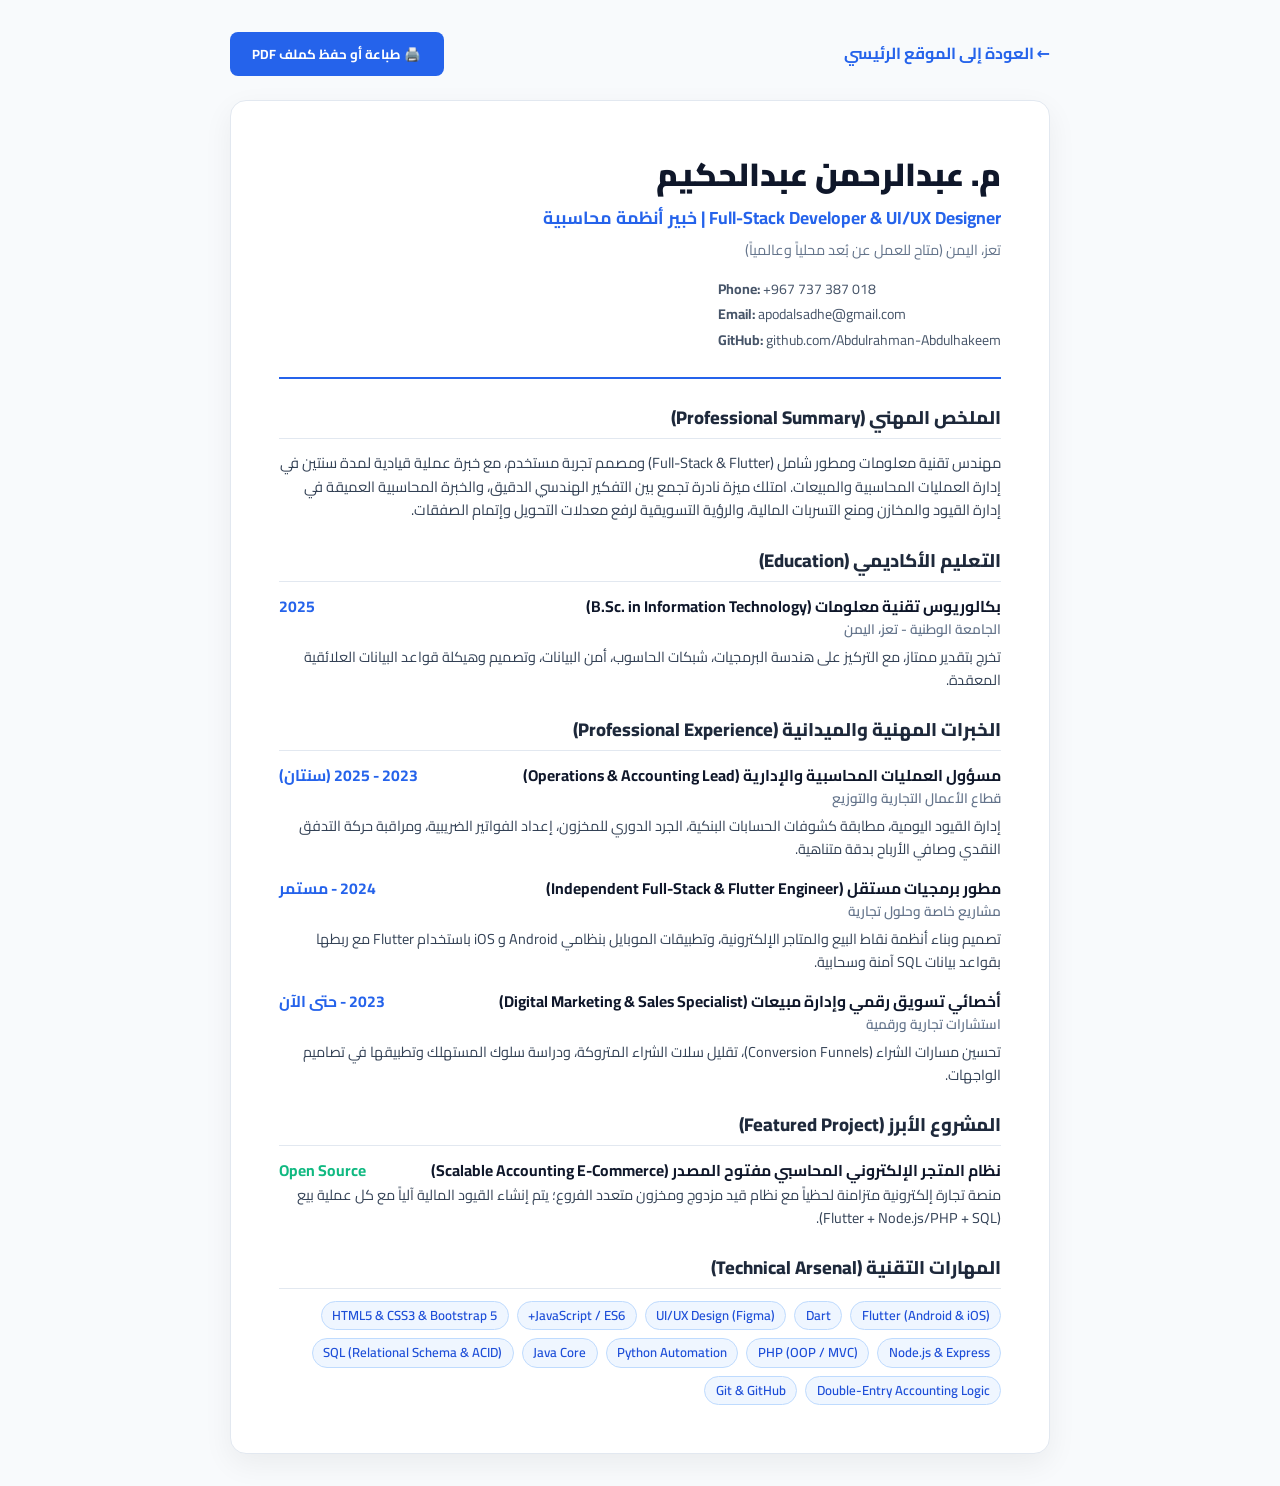
<file: assets/CV_Eng_Abdulrahman_Abdulhakeem.html>
<!DOCTYPE html>
<html lang="ar" dir="rtl">
<head>
  <meta charset="UTF-8">
  <meta name="viewport" content="width=device-width, initial-scale=1.0">
  <title>السيرة الذاتية - م. عبدالرحمن عبدالحكيم | CV Eng. Abdulrahman Abdulhakeem</title>
  <link rel="preconnect" href="https://fonts.googleapis.com">
  <link rel="preconnect" href="https://fonts.gstatic.com" crossorigin>
  <link href="https://fonts.googleapis.com/css2?family=Cairo:wght@400;600;700;800;900&family=Plus+Jakarta+Sans:wght@400;600;700&display=swap" rel="stylesheet">
  <style>
    * { box-sizing: border-box; margin: 0; padding: 0; }
    body {
      font-family: 'Cairo', system-ui, -apple-system, sans-serif;
      background: #f8fafc;
      color: #0f172a;
      line-height: 1.6;
      padding: 2rem 1rem;
    }
    .cv-container {
      max-width: 820px;
      margin: 0 auto;
      background: #ffffff;
      border: 1px solid #e2e8f0;
      border-radius: 16px;
      padding: 3rem;
      box-shadow: 0 10px 30px rgba(0,0,0,0.06);
    }
    .header {
      border-bottom: 2px solid #2563eb;
      padding-bottom: 1.5rem;
      margin-bottom: 1.5rem;
      display: flex;
      justify-content: space-between;
      align-items: flex-start;
      flex-wrap: wrap;
      gap: 1rem;
    }
    .header-info h1 {
      font-size: 2rem;
      font-weight: 900;
      color: #0f172a;
    }
    .header-info h2 {
      font-size: 1.1rem;
      font-weight: 700;
      color: #2563eb;
      margin-top: 0.25rem;
    }
    .contact-details {
      font-size: 0.88rem;
      color: #475569;
      line-height: 1.8;
      direction: ltr;
      text-align: left;
    }
    .section-title {
      font-size: 1.15rem;
      font-weight: 800;
      color: #1e293b;
      margin: 1.5rem 0 0.75rem 0;
      display: flex;
      align-items: center;
      gap: 0.5rem;
      border-bottom: 1px solid #e2e8f0;
      padding-bottom: 0.35rem;
    }
    .item { margin-bottom: 1rem; }
    .item-header {
      display: flex;
      justify-content: space-between;
      font-weight: 700;
      font-size: 0.98rem;
    }
    .item-sub { color: #64748b; font-size: 0.85rem; font-weight: 600; margin-bottom: 0.25rem; }
    .item-desc { font-size: 0.9rem; color: #334155; }
    .skills-badges {
      display: flex;
      flex-wrap: wrap;
      gap: 0.5rem;
      margin-top: 0.5rem;
    }
    .skill-tag {
      background: #eff6ff;
      color: #1d4ed8;
      border: 1px solid #bfdbfe;
      padding: 0.2rem 0.65rem;
      border-radius: 9999px;
      font-size: 0.82rem;
      font-weight: 600;
    }
    .print-bar {
      max-width: 820px;
      margin: 0 auto 1.5rem auto;
      display: flex;
      justify-content: space-between;
      align-items: center;
    }
    .btn-print {
      background: #2563eb;
      color: #fff;
      padding: 0.6rem 1.4rem;
      border-radius: 8px;
      font-family: inherit;
      font-weight: 700;
      border: none;
      cursor: pointer;
    }
    @media print {
      body { background: #fff; padding: 0; }
      .cv-container { border: none; box-shadow: none; padding: 0; }
      .print-bar { display: none; }
    }
  </style>
  <script>
    window.addEventListener('DOMContentLoaded', () => {
      const urlParams = new URLSearchParams(window.location.search);
      if (urlParams.get('print') === 'true') {
        setTimeout(() => window.print(), 400);
      }
    });
  </script>
</head>
<body>
  <div class="print-bar">
    <a href="../index.html" style="text-decoration:none; color:#2563eb; font-weight:700;">← العودة إلى الموقع الرئيسي</a>
    <button class="btn-print" onclick="window.print()">🖨️ طباعة أو حفظ كملف PDF</button>
  </div>

  <div class="cv-container">
    <header class="header">
      <div class="header-info">
        <h1>م. عبدالرحمن عبدالحكيم</h1>
        <h2>Full-Stack Developer &amp; UI/UX Designer | خبير أنظمة محاسبية</h2>
        <p style="font-size:0.9rem; color:#64748b; margin-top:0.35rem;">تعز، اليمن (متاح للعمل عن بُعد محلياً وعالمياً)</p>
      </div>
      <div class="contact-details">
        <div><strong>Phone:</strong> +967 737 387 018</div>
        <div><strong>Email:</strong> apodalsadhe@gmail.com</div>
        <div><strong>GitHub:</strong> github.com/Abdulrahman-Abdulhakeem</div>
      </div>
    </header>

    <section>
      <h3 class="section-title">الملخص المهني (Professional Summary)</h3>
      <p style="font-size:0.92rem; color:#334155;">
        مهندس تقنية معلومات ومطور شامل (Full-Stack &amp; Flutter) ومصمم تجربة مستخدم، مع خبرة عملية قيادية لمدة سنتين في إدارة العمليات المحاسبية والمبيعات. امتلك ميزة نادرة تجمع بين التفكير الهندسي الدقيق، والخبرة المحاسبية العميقة في إدارة القيود والمخازن ومنع التسربات المالية، والرؤية التسويقية لرفع معدلات التحويل وإتمام الصفقات.
      </p>
    </section>

    <section>
      <h3 class="section-title">التعليم الأكاديمي (Education)</h3>
      <div class="item">
        <div class="item-header">
          <span>بكالوريوس تقنية معلومات (B.Sc. in Information Technology)</span>
          <span style="color:#2563eb;">2025</span>
        </div>
        <div class="item-sub">الجامعة الوطنية - تعز، اليمن</div>
        <p class="item-desc">تخرج بتقدير ممتاز، مع التركيز على هندسة البرمجيات، شبكات الحاسوب، أمن البيانات، وتصميم وهيكلة قواعد البيانات العلائقية المعقدة.</p>
      </div>
    </section>

    <section>
      <h3 class="section-title">الخبرات المهنية والميدانية (Professional Experience)</h3>
      <div class="item">
        <div class="item-header">
          <span>مسؤول العمليات المحاسبية والإدارية (Operations &amp; Accounting Lead)</span>
          <span style="color:#2563eb;">2023 - 2025 (سنتان)</span>
        </div>
        <div class="item-sub">قطاع الأعمال التجارية والتوزيع</div>
        <p class="item-desc">إدارة القيود اليومية، مطابقة كشوفات الحسابات البنكية، الجرد الدوري للمخزون، إعداد الفواتير الضريبية، ومراقبة حركة التدفق النقدي وصافي الأرباح بدقة متناهية.</p>
      </div>

      <div class="item">
        <div class="item-header">
          <span>مطور برمجيات مستقل (Independent Full-Stack &amp; Flutter Engineer)</span>
          <span style="color:#2563eb;">2024 - مستمر</span>
        </div>
        <div class="item-sub">مشاريع خاصة وحلول تجارية</div>
        <p class="item-desc">تصميم وبناء أنظمة نقاط البيع والمتاجر الإلكترونية، وتطبيقات الموبايل بنظامي Android و iOS باستخدام Flutter مع ربطها بقواعد بيانات SQL آمنة وسحابية.</p>
      </div>

      <div class="item">
        <div class="item-header">
          <span>أخصائي تسويق رقمي وإدارة مبيعات (Digital Marketing &amp; Sales Specialist)</span>
          <span style="color:#2563eb;">2023 - حتى الآن</span>
        </div>
        <div class="item-sub">استشارات تجارية ورقمية</div>
        <p class="item-desc">تحسين مسارات الشراء (Conversion Funnels)، تقليل سلات الشراء المتروكة، ودراسة سلوك المستهلك وتطبيقها في تصاميم الواجهات.</p>
      </div>
    </section>

    <section>
      <h3 class="section-title">المشروع الأبرز (Featured Project)</h3>
      <div class="item">
        <div class="item-header">
          <span>نظام المتجر الإلكتروني المحاسبي مفتوح المصدر (Scalable Accounting E-Commerce)</span>
          <span style="color:#10b981;">Open Source</span>
        </div>
        <p class="item-desc">منصة تجارة إلكترونية متزامنة لحظياً مع نظام قيد مزدوج ومخزون متعدد الفروع؛ يتم إنشاء القيود المالية آلياً مع كل عملية بيع (Flutter + Node.js/PHP + SQL).</p>
      </div>
    </section>

    <section>
      <h3 class="section-title">المهارات التقنية (Technical Arsenal)</h3>
      <div class="skills-badges">
        <span class="skill-tag">Flutter (Android &amp; iOS)</span>
        <span class="skill-tag">Dart</span>
        <span class="skill-tag">UI/UX Design (Figma)</span>
        <span class="skill-tag">JavaScript / ES6+</span>
        <span class="skill-tag">HTML5 &amp; CSS3 &amp; Bootstrap 5</span>
        <span class="skill-tag">Node.js &amp; Express</span>
        <span class="skill-tag">PHP (OOP / MVC)</span>
        <span class="skill-tag">Python Automation</span>
        <span class="skill-tag">Java Core</span>
        <span class="skill-tag">SQL (Relational Schema &amp; ACID)</span>
        <span class="skill-tag">Double-Entry Accounting Logic</span>
        <span class="skill-tag">Git &amp; GitHub</span>
      </div>
    </section>
  </div>
</body>
</html>
</file>
<file: css/style.css>
/* ==========================================================================
   PORTFOLIO STYLESHEET - ENG. ABDULRAHMAN ABDULHAKEEM
   Features: Dark/Light Mode, Full RTL/LTR i18n, Mobile First (iPhone/Android)
   ========================================================================== */

/* --------------------------------------------------------------------------
   CSS VARIABLES & THEMING
   -------------------------------------------------------------------------- */
:root {
  /* Common Palette */
  --primary-50: #eff6ff;
  --primary-100: #dbeafe;
  --primary-500: #3b82f6;
  --primary-600: #2563eb;
  --primary-700: #1d4ed8;
  
  --emerald-400: #34d399;
  --emerald-500: #10b981;
  --emerald-600: #059669;

  --violet-400: #a78bfa;
  --violet-500: #8b5cf6;
  --violet-600: #7c3aed;

  --amber-400: #fbbf24;
  --amber-500: #f59e0b;

  --radius-sm: 8px;
  --radius-md: 14px;
  --radius-lg: 20px;
  --radius-xl: 28px;
  --radius-full: 9999px;

  --transition-fast: 0.18s ease;
  --transition-base: 0.3s cubic-bezier(0.16, 1, 0.3, 1);
  --transition-slow: 0.5s cubic-bezier(0.16, 1, 0.3, 1);

  --font-arabic: 'Cairo', 'Tajawal', system-ui, -apple-system, 'Segoe UI', Tahoma, sans-serif;
  --font-latin: 'Plus Jakarta Sans', 'Inter', -apple-system, BlinkMacSystemFont, 'Segoe UI', Roboto, sans-serif;
}

/* Dark Theme (Default) */
[data-theme="dark"] {
  --bg-body: #070b14;
  --bg-surface: #0e1526;
  --bg-surface-elevated: #152037;
  --bg-card: rgba(16, 24, 43, 0.75);
  --bg-card-hover: rgba(24, 35, 61, 0.9);
  --bg-input: #0b111f;

  --border-subtle: rgba(255, 255, 255, 0.08);
  --border-medium: rgba(255, 255, 255, 0.16);
  --border-focus: #3b82f6;

  --text-main: #f8fafc;
  --text-muted: #94a3b8;
  --text-dim: #64748b;
  --text-inverse: #070b14;

  --glow-primary: rgba(59, 130, 246, 0.25);
  --glow-emerald: rgba(16, 185, 129, 0.2);
  --shadow-card: 0 10px 30px -10px rgba(0, 0, 0, 0.5), 0 0 1px 1px rgba(255, 255, 255, 0.06);
  --shadow-lg: 0 20px 40px -15px rgba(0, 0, 0, 0.7);

  --accent-color: #3b82f6;
  --accent-gradient: linear-gradient(135deg, #3b82f6 0%, #8b5cf6 50%, #10b981 100%);
  --hero-glow: radial-gradient(circle at 50% 30%, rgba(37, 99, 235, 0.18) 0%, rgba(16, 185, 129, 0.08) 45%, transparent 70%);
}

/* Light Theme */
[data-theme="light"] {
  --bg-body: #f8fafc;
  --bg-surface: #ffffff;
  --bg-surface-elevated: #f1f5f9;
  --bg-card: rgba(255, 255, 255, 0.85);
  --bg-card-hover: #ffffff;
  --bg-input: #f8fafc;

  --border-subtle: rgba(0, 0, 0, 0.08);
  --border-medium: rgba(0, 0, 0, 0.15);
  --border-focus: #2563eb;

  --text-main: #0f172a;
  --text-muted: #475569;
  --text-dim: #94a3b8;
  --text-inverse: #ffffff;

  --glow-primary: rgba(37, 99, 235, 0.12);
  --glow-emerald: rgba(5, 150, 105, 0.12);
  --shadow-card: 0 10px 25px -8px rgba(15, 23, 42, 0.08), 0 0 0 1px rgba(0, 0, 0, 0.05);
  --shadow-lg: 0 20px 35px -10px rgba(15, 23, 42, 0.12);

  --accent-color: #2563eb;
  --accent-gradient: linear-gradient(135deg, #2563eb 0%, #7c3aed 50%, #059669 100%);
  --hero-glow: radial-gradient(circle at 50% 30%, rgba(37, 99, 235, 0.12) 0%, rgba(5, 150, 105, 0.07) 50%, transparent 70%);
}

/* --------------------------------------------------------------------------
   BASE & RESET
   -------------------------------------------------------------------------- */
*, *::before, *::after {
  box-sizing: border-box;
  margin: 0;
  padding: 0;
}

html {
  scroll-behavior: smooth;
  -webkit-text-size-adjust: 100%;
  font-size: 16px;
}

body {
  font-family: var(--font-arabic);
  background-color: var(--bg-body);
  color: var(--text-main);
  line-height: 1.65;
  overflow-x: hidden;
  transition: background-color var(--transition-base), color var(--transition-base);
  min-height: 100vh;
  position: relative;
  padding-bottom: 70px; /* Space for mobile bottom bar */
}

@media (min-width: 992px) {
  body {
    padding-bottom: 0;
  }
}

/* Direction Specific Fonts & Layouts */
html[dir="rtl"] body {
  font-family: var(--font-arabic);
}
html[dir="ltr"] body {
  font-family: var(--font-latin);
}

a {
  color: inherit;
  text-decoration: none;
  transition: color var(--transition-fast);
}

button, input, select, textarea {
  font-family: inherit;
  font-size: 1rem;
  color: inherit;
  border: none;
  outline: none;
  background: none;
}

ul {
  list-style: none;
}

img, svg {
  display: block;
  max-width: 100%;
}

/* Container */
.container {
  width: 100%;
  max-width: 1200px;
  margin-left: auto;
  margin-right: auto;
  padding-left: 1.25rem;
  padding-right: 1.25rem;
}

@media (min-width: 768px) {
  .container {
    padding-left: 2rem;
    padding-right: 2rem;
  }
}

/* --------------------------------------------------------------------------
   TYPOGRAPHY & UTILITIES
   -------------------------------------------------------------------------- */
.gradient-text {
  background: var(--accent-gradient);
  -webkit-background-clip: text;
  -webkit-text-fill-color: transparent;
  display: inline-block;
}

.section {
  padding-top: 5rem;
  padding-bottom: 5rem;
  position: relative;
}

@media (max-width: 768px) {
  .section {
    padding-top: 3.5rem;
    padding-bottom: 3.5rem;
  }
}

.section-header {
  text-align: center;
  max-width: 750px;
  margin: 0 auto 3.5rem auto;
}

.section-subtitle {
  display: inline-flex;
  align-items: center;
  gap: 0.5rem;
  font-size: 0.875rem;
  font-weight: 700;
  color: var(--primary-500);
  text-transform: uppercase;
  letter-spacing: 0.05em;
  background: rgba(59, 130, 246, 0.1);
  padding: 0.4rem 1rem;
  border-radius: var(--radius-full);
  margin-bottom: 0.85rem;
  border: 1px solid rgba(59, 130, 246, 0.2);
}

.section-title {
  font-size: clamp(1.8rem, 4vw, 2.75rem);
  font-weight: 800;
  line-height: 1.25;
  margin-bottom: 1rem;
}

.section-desc {
  font-size: 1.05rem;
  color: var(--text-muted);
  line-height: 1.7;
}

/* Glass Card */
.glass-card {
  background: var(--bg-card);
  backdrop-filter: blur(16px);
  -webkit-backdrop-filter: blur(16px);
  border: 1px solid var(--border-subtle);
  border-radius: var(--radius-lg);
  box-shadow: var(--shadow-card);
  transition: transform var(--transition-base), box-shadow var(--transition-base), border-color var(--transition-base);
}

.glass-card:hover {
  border-color: var(--border-medium);
  box-shadow: var(--shadow-lg);
}

/* Badges */
.badge {
  display: inline-flex;
  align-items: center;
  gap: 0.4rem;
  font-size: 0.78rem;
  font-weight: 600;
  padding: 0.3rem 0.75rem;
  border-radius: var(--radius-full);
}

.badge-primary {
  background: rgba(59, 130, 246, 0.15);
  color: var(--primary-500);
  border: 1px solid rgba(59, 130, 246, 0.25);
}

.badge-emerald {
  background: rgba(16, 185, 129, 0.15);
  color: var(--emerald-500);
  border: 1px solid rgba(16, 185, 129, 0.25);
}

.badge-violet {
  background: rgba(139, 92, 246, 0.15);
  color: var(--violet-500);
  border: 1px solid rgba(139, 92, 246, 0.25);
}

/* Buttons */
.btn {
  display: inline-flex;
  align-items: center;
  justify-content: center;
  gap: 0.6rem;
  padding: 0.75rem 1.6rem;
  border-radius: var(--radius-md);
  font-weight: 600;
  font-size: 0.95rem;
  cursor: pointer;
  transition: all var(--transition-fast);
  text-align: center;
  min-height: 48px; /* Touch target standard */
  user-select: none;
}

.btn-primary {
  background: linear-gradient(135deg, var(--primary-600) 0%, var(--primary-700) 100%);
  color: #ffffff;
  box-shadow: 0 4px 14px var(--glow-primary);
}

.btn-primary:hover {
  transform: translateY(-2px);
  box-shadow: 0 6px 20px rgba(37, 99, 235, 0.4);
}

.btn-emerald {
  background: linear-gradient(135deg, var(--emerald-500) 0%, var(--emerald-600) 100%);
  color: #ffffff;
  box-shadow: 0 4px 14px var(--glow-emerald);
}

.btn-emerald:hover {
  transform: translateY(-2px);
  box-shadow: 0 6px 20px rgba(16, 185, 129, 0.4);
}

.btn-secondary {
  background: var(--bg-surface-elevated);
  color: var(--text-main);
  border: 1px solid var(--border-medium);
}

.btn-secondary:hover {
  background: var(--bg-surface);
  border-color: var(--primary-500);
  transform: translateY(-2px);
}

.btn-outline {
  background: transparent;
  color: var(--text-main);
  border: 1px solid var(--border-medium);
}

.btn-outline:hover {
  background: rgba(59, 130, 246, 0.08);
  border-color: var(--primary-500);
  color: var(--primary-500);
}

.btn-icon {
  width: 44px;
  height: 44px;
  padding: 0;
  border-radius: var(--radius-md);
  display: inline-flex;
  align-items: center;
  justify-content: center;
}

/* --------------------------------------------------------------------------
   HEADER & NAVBAR
   -------------------------------------------------------------------------- */
.site-header {
  position: fixed;
  top: 0;
  left: 0;
  right: 0;
  z-index: 1000;
  background: rgba(7, 11, 20, 0.7);
  backdrop-filter: blur(20px);
  -webkit-backdrop-filter: blur(20px);
  border-bottom: 1px solid var(--border-subtle);
  transition: all var(--transition-base);
}

[data-theme="light"] .site-header {
  background: rgba(255, 255, 255, 0.8);
}

.site-header.scrolled {
  box-shadow: 0 8px 24px rgba(0, 0, 0, 0.15);
}

.nav-container {
  display: flex;
  align-items: center;
  justify-content: space-between;
  height: 72px;
}

.brand-logo {
  display: flex;
  align-items: center;
  gap: 0.75rem;
  font-weight: 800;
  font-size: 1.15rem;
}

.logo-icon {
  width: 40px;
  height: 40px;
  border-radius: var(--radius-md);
  background: linear-gradient(135deg, var(--primary-600) 0%, var(--emerald-500) 100%);
  color: #fff;
  display: flex;
  align-items: center;
  justify-content: center;
  font-weight: 900;
  box-shadow: 0 4px 12px var(--glow-primary);
}

.logo-text {
  display: flex;
  flex-direction: column;
  line-height: 1.2;
}

.logo-name {
  color: var(--text-main);
  font-size: 1.05rem;
}

.logo-role {
  font-size: 0.75rem;
  color: var(--text-dim);
  font-weight: 500;
}

.nav-menu {
  display: none;
}

@media (min-width: 1180px) {
  .nav-menu {
    display: flex;
    align-items: center;
    gap: 1.5rem;
  }
}

.nav-link {
  font-size: 0.92rem;
  font-weight: 500;
  color: var(--text-muted);
  position: relative;
  padding: 0.5rem 0;
  transition: color var(--transition-fast);
}

.nav-link:hover, .nav-link.active {
  color: var(--primary-500);
}

.nav-link.active::after {
  content: '';
  position: absolute;
  bottom: 0;
  left: 0;
  right: 0;
  height: 2px;
  background: var(--primary-500);
  border-radius: 2px;
}

.nav-actions {
  display: flex;
  align-items: center;
  gap: 0.6rem;
}

/* Control Pills */
.pill-btn {
  display: inline-flex;
  align-items: center;
  gap: 0.4rem;
  padding: 0.45rem 0.85rem;
  background: var(--bg-surface-elevated);
  border: 1px solid var(--border-subtle);
  border-radius: var(--radius-full);
  font-size: 0.82rem;
  font-weight: 600;
  cursor: pointer;
  color: var(--text-main);
  transition: all var(--transition-fast);
  min-height: 38px;
}

.pill-btn:hover {
  background: var(--bg-surface);
  border-color: var(--primary-500);
  color: var(--primary-500);
}

.hamburger-btn {
  display: flex;
  flex-direction: column;
  justify-content: center;
  align-items: center;
  gap: 5px;
  width: 44px;
  height: 44px;
  border-radius: var(--radius-md);
  background: var(--bg-surface-elevated);
  border: 1px solid var(--border-subtle);
  cursor: pointer;
}

@media (min-width: 1180px) {
  .hamburger-btn {
    display: none !important;
  }
}

.hamburger-btn span {
  width: 20px;
  height: 2px;
  background: var(--text-main);
  border-radius: 2px;
  transition: all var(--transition-fast);
}

/* --------------------------------------------------------------------------
   HERO SECTION
   -------------------------------------------------------------------------- */
.hero-section {
  position: relative;
  padding-top: calc(72px + 3.5rem);
  padding-bottom: 4.5rem;
  overflow: hidden;
}

.hero-background-glow {
  position: absolute;
  top: 0;
  left: 50%;
  transform: translateX(-50%);
  width: 100vw;
  height: 700px;
  background: var(--hero-glow);
  pointer-events: none;
  z-index: 0;
}

.hero-grid {
  display: grid;
  grid-template-columns: 1fr;
  gap: 3rem;
  align-items: center;
  position: relative;
  z-index: 1;
}

@media (min-width: 992px) {
  .hero-grid {
    grid-template-columns: 1.15fr 0.85fr;
    gap: 4rem;
  }
}

.hero-badge-container {
  margin-bottom: 1.25rem;
}

.hero-live-badge {
  display: inline-flex;
  align-items: center;
  gap: 0.6rem;
  padding: 0.4rem 1rem;
  background: rgba(16, 185, 129, 0.1);
  border: 1px solid rgba(16, 185, 129, 0.25);
  border-radius: var(--radius-full);
  font-size: 0.85rem;
  font-weight: 600;
  color: var(--emerald-500);
}

.status-dot {
  width: 8px;
  height: 8px;
  background: var(--emerald-500);
  border-radius: 50%;
  box-shadow: 0 0 10px var(--emerald-500);
  animation: pulseDot 2s infinite;
}

@keyframes pulseDot {
  0%, 100% { opacity: 1; transform: scale(1); }
  50% { opacity: 0.4; transform: scale(0.85); }
}

.hero-title {
  font-size: clamp(2rem, 5vw, 3.4rem);
  font-weight: 900;
  line-height: 1.2;
  margin-bottom: 1.25rem;
  letter-spacing: -0.02em;
}

.hero-description {
  font-size: clamp(1.02rem, 1.8vw, 1.18rem);
  color: var(--text-muted);
  line-height: 1.8;
  margin-bottom: 2rem;
  max-width: 620px;
}

.hero-ctas {
  display: flex;
  flex-wrap: wrap;
  gap: 1rem;
  margin-bottom: 2.75rem;
}

.hero-stats-row {
  display: grid;
  grid-template-columns: repeat(2, 1fr);
  gap: 1rem;
  padding-top: 1.5rem;
  border-top: 1px solid var(--border-subtle);
}

@media (min-width: 576px) {
  .hero-stats-row {
    grid-template-columns: repeat(4, 1fr);
  }
}

.stat-card {
  display: flex;
  flex-direction: column;
}

.stat-number {
  font-size: clamp(1.6rem, 3vw, 2.2rem);
  font-weight: 800;
  color: var(--text-main);
  line-height: 1.1;
  margin-bottom: 0.25rem;
}

.stat-number.accent {
  background: var(--accent-gradient);
  -webkit-background-clip: text;
  -webkit-text-fill-color: transparent;
}

.stat-label {
  font-size: 0.78rem;
  color: var(--text-dim);
  line-height: 1.35;
}

/* Hero Visual / Avatar Card */
.hero-visual-card {
  position: relative;
  padding: 1.75rem;
}

.dev-avatar-wrapper {
  position: relative;
  width: 100%;
  max-width: 360px;
  margin: 0 auto;
  border-radius: var(--radius-lg);
  overflow: hidden;
  box-shadow: var(--shadow-lg);
  border: 2px solid var(--border-medium);
  background: var(--bg-surface-elevated);
}

.dev-avatar-wrapper img {
  width: 100%;
  height: auto;
  max-height: 420px;
  object-fit: cover;
  object-position: top center;
  display: block;
  transition: transform var(--transition-slow);
}

.dev-avatar-wrapper:hover img {
  transform: scale(1.02);
}

.hero-photo-caption-card {
  margin-top: 1.15rem;
  padding: 1.15rem 1.25rem;
  background: var(--bg-surface);
  border: 1px solid var(--border-subtle);
  border-radius: var(--radius-md);
  text-align: center;
  box-shadow: var(--shadow-card);
}

.hero-photo-name {
  font-size: 1.15rem;
  font-weight: 800;
  color: var(--text-main);
  margin-bottom: 0.2rem;
}

.hero-photo-role {
  font-size: 0.82rem;
  font-weight: 700;
  color: var(--primary-500);
  margin-bottom: 0.5rem;
}

.hero-photo-desc {
  font-size: 0.88rem;
  color: var(--text-muted);
  line-height: 1.6;
}

.hero-code-snippet {
  background: var(--bg-surface);
  border-radius: var(--radius-md);
  padding: 1.25rem;
  font-family: 'Consolas', 'Fira Code', monospace;
  font-size: 0.85rem;
  line-height: 1.5;
  color: #38bdf8;
  overflow-x: auto;
  border: 1px solid var(--border-subtle);
  margin-top: 1rem;
}

.floating-pill {
  position: absolute;
  background: var(--bg-surface);
  border: 1px solid var(--border-medium);
  border-radius: var(--radius-full);
  padding: 0.5rem 1rem;
  display: flex;
  align-items: center;
  gap: 0.6rem;
  box-shadow: var(--shadow-lg);
  font-size: 0.82rem;
  font-weight: 700;
  z-index: 2;
  animation: float 4s ease-in-out infinite;
}

.floating-pill.pill-1 {
  top: 8%;
  inset-inline-start: -15px;
}

.floating-pill.pill-2 {
  bottom: 12%;
  inset-inline-end: -15px;
  animation-delay: 2s;
}

@keyframes float {
  0%, 100% { transform: translateY(0); }
  50% { transform: translateY(-8px); }
}

/* --------------------------------------------------------------------------
   UNIQUE EDGE SECTION (3 PILLARS)
   -------------------------------------------------------------------------- */
.edge-grid {
  display: grid;
  grid-template-columns: 1fr;
  gap: 1.75rem;
  margin-bottom: 3.5rem;
}

@media (min-width: 768px) {
  .edge-grid {
    grid-template-columns: repeat(3, 1fr);
  }
}

.edge-card {
  padding: 2.25rem 1.75rem;
  display: flex;
  flex-direction: column;
  position: relative;
  overflow: hidden;
}

.edge-card::before {
  content: '';
  position: absolute;
  top: 0;
  left: 0;
  right: 0;
  height: 4px;
}

.edge-card.edge-dev::before { background: var(--primary-500); }
.edge-card.edge-acc::before { background: var(--emerald-500); }
.edge-card.edge-mkt::before { background: var(--violet-500); }

.edge-icon-box {
  width: 54px;
  height: 54px;
  border-radius: var(--radius-md);
  display: flex;
  align-items: center;
  justify-content: center;
  margin-bottom: 1.5rem;
  font-size: 1.5rem;
}

.edge-dev .edge-icon-box { background: rgba(59, 130, 246, 0.15); color: var(--primary-500); }
.edge-acc .edge-icon-box { background: rgba(16, 185, 129, 0.15); color: var(--emerald-500); }
.edge-mkt .edge-icon-box { background: rgba(139, 92, 246, 0.15); color: var(--violet-500); }

.edge-card-title {
  font-size: 1.35rem;
  font-weight: 700;
  margin-bottom: 0.35rem;
}

.edge-card-tag {
  font-size: 0.8rem;
  font-weight: 600;
  color: var(--text-dim);
  margin-bottom: 1.15rem;
}

.edge-card-desc {
  font-size: 0.95rem;
  color: var(--text-muted);
  line-height: 1.65;
  margin-bottom: 1.5rem;
}

.edge-feature-list {
  display: flex;
  flex-direction: column;
  gap: 0.75rem;
  margin-top: auto;
  border-top: 1px solid var(--border-subtle);
  padding-top: 1.25rem;
}

.edge-feature-item {
  display: flex;
  align-items: flex-start;
  gap: 0.6rem;
  font-size: 0.88rem;
  color: var(--text-main);
  line-height: 1.4;
}

.edge-feature-item svg {
  flex-shrink: 0;
  margin-top: 3px;
  color: var(--emerald-500);
}

/* ROI Simulator Box */
.simulator-box {
  background: var(--bg-surface);
  border: 1px solid var(--border-medium);
  border-radius: var(--radius-xl);
  padding: 2.25rem;
  max-width: 900px;
  margin: 0 auto;
  box-shadow: var(--shadow-lg);
}

.sim-header {
  text-align: center;
  margin-bottom: 2rem;
}

.sim-slider-container {
  margin-bottom: 2rem;
}

.sim-slider-label {
  display: flex;
  justify-content: space-between;
  font-weight: 700;
  font-size: 1rem;
  margin-bottom: 0.75rem;
}

.sim-slider-val {
  color: var(--primary-500);
  font-size: 1.15rem;
}

.range-input {
  width: 100%;
  height: 8px;
  border-radius: 4px;
  background: var(--bg-surface-elevated);
  outline: none;
  -webkit-appearance: none;
  cursor: pointer;
}

.range-input::-webkit-slider-thumb {
  -webkit-appearance: none;
  width: 24px;
  height: 24px;
  border-radius: 50%;
  background: var(--primary-500);
  box-shadow: 0 0 10px var(--glow-primary);
  cursor: pointer;
}

.sim-results-grid {
  display: grid;
  grid-template-columns: 1fr;
  gap: 1.25rem;
}

@media (min-width: 640px) {
  .sim-results-grid {
    grid-template-columns: repeat(3, 1fr);
  }
}

.sim-stat-card {
  background: var(--bg-surface-elevated);
  border-radius: var(--radius-md);
  padding: 1.25rem;
  text-align: center;
  border: 1px solid var(--border-subtle);
}

.sim-stat-val {
  font-size: 1.6rem;
  font-weight: 800;
  color: var(--emerald-500);
  margin-bottom: 0.35rem;
}

.sim-stat-lbl {
  font-size: 0.8rem;
  color: var(--text-dim);
}

/* --------------------------------------------------------------------------
   SPOTLIGHT PROJECT (CASE STUDY)
   -------------------------------------------------------------------------- */
.spotlight-card {
  background: var(--bg-surface);
  border: 1px solid var(--border-medium);
  border-radius: var(--radius-xl);
  overflow: hidden;
  box-shadow: var(--shadow-lg);
  width: 100%;
  max-width: 100%;
  box-sizing: border-box;
}

.spotlight-grid {
  display: flex;
  flex-direction: column;
  width: 100%;
}

@media (min-width: 992px) {
  .spotlight-grid {
    display: grid;
    grid-template-columns: minmax(0, 1.15fr) minmax(0, 0.85fr);
  }
}

.spotlight-content {
  padding: 2.25rem 2rem;
  width: 100%;
  max-width: 100%;
  box-sizing: border-box;
}

@media (max-width: 768px) {
  .spotlight-content {
    padding: 1.35rem 1rem;
  }
}

.spotlight-badge-row {
  display: flex;
  flex-wrap: wrap;
  gap: 0.5rem;
  margin-bottom: 1.25rem;
}

.spotlight-title {
  font-size: clamp(1.6rem, 3.2vw, 2.3rem);
  font-weight: 800;
  line-height: 1.3;
  margin-bottom: 0.5rem;
}

.spotlight-type {
  font-size: 0.95rem;
  color: var(--primary-500);
  font-weight: 600;
  margin-bottom: 1.75rem;
}

.case-study-block {
  margin-bottom: 1.5rem;
}

.case-study-label {
  font-size: 0.92rem;
  font-weight: 700;
  color: var(--text-main);
  margin-bottom: 0.4rem;
  display: flex;
  align-items: center;
  gap: 0.5rem;
}

.case-study-text {
  font-size: 0.95rem;
  color: var(--text-muted);
  line-height: 1.65;
}

.spotlight-features {
  display: grid;
  grid-template-columns: 1fr;
  gap: 0.75rem;
  margin: 1.75rem 0;
}

@media (min-width: 640px) {
  .spotlight-features {
    grid-template-columns: 1fr 1fr;
  }
}

.spotlight-feat-item {
  display: flex;
  align-items: flex-start;
  gap: 0.6rem;
  font-size: 0.88rem;
  color: var(--text-main);
}

.spotlight-feat-item svg {
  color: var(--primary-500);
  flex-shrink: 0;
  margin-top: 3px;
}

.spotlight-actions {
  display: flex;
  flex-wrap: wrap;
  gap: 0.85rem;
  margin-top: 2rem;
}

.spotlight-visual-side {
  background: var(--bg-surface-elevated);
  border-top: 1px solid var(--border-subtle);
  padding: 1.75rem 1.5rem;
  display: flex;
  flex-direction: column;
  justify-content: center;
  width: 100%;
  max-width: 100%;
  box-sizing: border-box;
  overflow: hidden;
}

@media (min-width: 992px) {
  .spotlight-visual-side {
    border-top: none;
    border-inline-start: 1px solid var(--border-subtle);
    padding: 2rem;
  }
}

/* Architecture Showcase Component (Native Responsive & Accessible) */
.architecture-showcase-card {
  background: var(--bg-surface);
  border: 1px solid var(--border-medium);
  border-radius: var(--radius-lg);
  padding: 1.25rem;
  box-shadow: var(--shadow-card);
  width: 100%;
  max-width: 100%;
  box-sizing: border-box;
  overflow: hidden;
}

.arch-window-header {
  display: flex;
  align-items: center;
  justify-content: space-between;
  gap: 0.5rem;
  padding-bottom: 0.85rem;
  margin-bottom: 1.15rem;
  border-bottom: 1px solid var(--border-subtle);
  flex-wrap: wrap;
}

.arch-window-dots {
  display: flex;
  align-items: center;
  gap: 6px;
  flex-shrink: 0;
}

.arch-window-dots .dot {
  width: 10px;
  height: 10px;
  border-radius: 50%;
  display: inline-block;
}

.arch-window-dots .dot-red { background: #ef4444; }
.arch-window-dots .dot-amber { background: #f59e0b; }
.arch-window-dots .dot-emerald { background: #10b981; }

.arch-window-title {
  font-size: 0.82rem;
  font-weight: 700;
  color: var(--text-muted);
  text-align: center;
  flex: 1;
  min-width: 150px;
}

.arch-badge-live {
  display: inline-flex;
  align-items: center;
  gap: 4px;
  padding: 0.2rem 0.6rem;
  font-size: 0.68rem;
  font-weight: 800;
  border-radius: var(--radius-full);
  background: rgba(16, 185, 129, 0.15);
  color: var(--emerald-500);
  border: 1px solid rgba(16, 185, 129, 0.3);
  letter-spacing: 0.5px;
  flex-shrink: 0;
}

/* Architecture Nodes Flow */
.arch-nodes-grid {
  display: flex;
  flex-direction: column;
  gap: 0.45rem;
  width: 100%;
}

.arch-node-box {
  display: flex;
  align-items: center;
  gap: 0.85rem;
  padding: 0.85rem 1rem;
  border-radius: var(--radius-md);
  background: var(--bg-surface-elevated);
  border: 1px solid var(--border-subtle);
  transition: all var(--transition-fast);
  width: 100%;
  box-sizing: border-box;
}

.arch-node-box:hover {
  border-color: var(--primary-500);
  transform: translateY(-2px);
  box-shadow: var(--shadow-card);
}

.node-icon-box {
  width: 44px;
  height: 44px;
  border-radius: var(--radius-sm);
  display: flex;
  align-items: center;
  justify-content: center;
  flex-shrink: 0;
  background: rgba(59, 130, 246, 0.12);
  color: var(--primary-500);
  border: 1px solid rgba(59, 130, 246, 0.2);
}

.node-core .node-icon-box {
  background: rgba(16, 185, 129, 0.12);
  color: var(--emerald-500);
  border-color: rgba(16, 185, 129, 0.2);
}

.node-db .node-icon-box {
  background: rgba(139, 92, 246, 0.12);
  color: var(--violet-500);
  border-color: rgba(139, 92, 246, 0.2);
}

.node-content {
  flex: 1;
  min-width: 0;
}

.node-title {
  font-size: 0.95rem;
  font-weight: 700;
  color: var(--text-main);
  margin-bottom: 2px;
}

.node-tech {
  font-size: 0.78rem;
  color: var(--text-muted);
  margin-bottom: 4px;
  font-family: var(--font-latin);
}

html[dir="rtl"] .node-tech {
  direction: ltr;
  text-align: right;
}

.node-tag {
  display: inline-block;
  font-size: 0.68rem;
  font-weight: 600;
  padding: 0.15rem 0.5rem;
  border-radius: 4px;
  background: rgba(59, 130, 246, 0.1);
  color: var(--primary-500);
}

.node-core .node-tag {
  background: rgba(16, 185, 129, 0.1);
  color: var(--emerald-500);
}

.node-db .node-tag {
  background: rgba(139, 92, 246, 0.1);
  color: var(--violet-500);
}

/* Connector Line & Pill between Nodes */
.arch-connector {
  display: flex;
  align-items: center;
  justify-content: center;
  position: relative;
  padding: 0.25rem 0;
}

.arch-connector::before {
  content: '';
  position: absolute;
  top: 0;
  bottom: 0;
  left: 50%;
  width: 2px;
  transform: translateX(-50%);
  background: repeating-linear-gradient(to bottom, var(--border-medium) 0, var(--border-medium) 4px, transparent 4px, transparent 8px);
}

.connector-pill {
  position: relative;
  z-index: 1;
  padding: 0.12rem 0.65rem;
  font-size: 0.68rem;
  font-weight: 700;
  font-family: monospace;
  background: var(--bg-surface);
  border: 1px solid var(--border-medium);
  border-radius: var(--radius-full);
  color: var(--primary-500);
  box-shadow: 0 2px 6px rgba(0, 0, 0, 0.05);
}

/* Accounting Sync Flow Banner */
.arch-flow-banner {
  margin-top: 1.15rem;
  padding: 0.85rem 1rem;
  border-radius: var(--radius-md);
  background: rgba(16, 185, 129, 0.07);
  border: 1px dashed rgba(16, 185, 129, 0.35);
  box-sizing: border-box;
}

.flow-header {
  display: flex;
  align-items: center;
  gap: 0.5rem;
  margin-bottom: 0.45rem;
  font-size: 0.82rem;
  font-weight: 700;
  color: var(--text-main);
}

.flow-pulse {
  width: 8px;
  height: 8px;
  border-radius: 50%;
  background: var(--emerald-500);
  box-shadow: 0 0 0 0 rgba(16, 185, 129, 0.7);
  animation: pulseEmerald 2s infinite;
  flex-shrink: 0;
}

@keyframes pulseEmerald {
  0% {
    transform: scale(0.95);
    box-shadow: 0 0 0 0 rgba(16, 185, 129, 0.7);
  }
  70% {
    transform: scale(1);
    box-shadow: 0 0 0 8px rgba(16, 185, 129, 0);
  }
  100% {
    transform: scale(0.95);
    box-shadow: 0 0 0 0 rgba(16, 185, 129, 0);
  }
}

.flow-steps-list {
  list-style: none;
  font-size: 0.75rem;
  color: var(--text-muted);
  line-height: 1.6;
  counter-reset: flow-counter;
  padding: 0;
  margin: 0;
}

.flow-steps-list li {
  position: relative;
  padding-inline-start: 1.5rem;
  margin-bottom: 0.35rem;
  counter-increment: flow-counter;
}

.flow-steps-list li::before {
  content: counter(flow-counter);
  position: absolute;
  inset-inline-start: 0;
  top: 1px;
  width: 16px;
  height: 16px;
  border-radius: 50%;
  background: rgba(16, 185, 129, 0.2);
  color: var(--emerald-600);
  font-size: 0.65rem;
  font-weight: 700;
  display: flex;
  align-items: center;
  justify-content: center;
  text-align: center;
  line-height: 16px;
}

[data-theme="dark"] .flow-steps-list li::before {
  color: var(--emerald-400);
}

/* --------------------------------------------------------------------------
   SKILLS MATRIX
   -------------------------------------------------------------------------- */
.filter-tabs {
  display: flex;
  flex-wrap: wrap;
  justify-content: center;
  gap: 0.6rem;
  margin-bottom: 2.75rem;
}

.filter-tab {
  padding: 0.55rem 1.25rem;
  background: var(--bg-surface);
  border: 1px solid var(--border-subtle);
  border-radius: var(--radius-full);
  font-size: 0.88rem;
  font-weight: 600;
  color: var(--text-muted);
  cursor: pointer;
  transition: all var(--transition-fast);
  min-height: 40px;
}

.filter-tab:hover, .filter-tab.active {
  background: var(--primary-600);
  color: #fff;
  border-color: var(--primary-600);
  box-shadow: 0 4px 12px var(--glow-primary);
}

.skills-grid {
  display: grid;
  grid-template-columns: repeat(auto-fill, minmax(260px, 1fr));
  gap: 1.5rem;
}

.skill-card {
  padding: 1.5rem;
  display: flex;
  flex-direction: column;
  gap: 0.75rem;
  transition: all var(--transition-base);
}

.skill-header {
  display: flex;
  align-items: center;
  justify-content: space-between;
}

.skill-info {
  display: flex;
  align-items: center;
  gap: 0.85rem;
}

.skill-icon {
  width: 42px;
  height: 42px;
  border-radius: var(--radius-md);
  background: var(--bg-surface-elevated);
  display: flex;
  align-items: center;
  justify-content: center;
  font-size: 1.25rem;
}

.skill-title {
  font-weight: 700;
  font-size: 1.05rem;
}

.skill-level-badge {
  font-size: 0.72rem;
  color: var(--emerald-500);
  font-weight: 600;
}

.skill-bar-wrapper {
  width: 100%;
  height: 6px;
  background: var(--bg-surface-elevated);
  border-radius: 3px;
  overflow: hidden;
}

.skill-bar-fill {
  height: 100%;
  background: linear-gradient(90deg, var(--primary-500), var(--emerald-500));
  border-radius: 3px;
  transition: width 1s ease-in-out;
}

.skill-desc {
  font-size: 0.82rem;
  color: var(--text-dim);
  line-height: 1.45;
}

/* --------------------------------------------------------------------------
   TIMELINE SECTION
   -------------------------------------------------------------------------- */
.timeline-container {
  max-width: 850px;
  margin: 0 auto;
  position: relative;
  padding: 1rem 0;
}

.timeline-container::before {
  content: '';
  position: absolute;
  top: 0;
  bottom: 0;
  width: 2px;
  background: var(--border-medium);
  inset-inline-start: 24px;
}

@media (min-width: 768px) {
  .timeline-container::before {
    inset-inline-start: 50%;
    transform: translateX(-50%);
  }
}

.timeline-item {
  position: relative;
  margin-bottom: 2.5rem;
  display: flex;
  flex-direction: column;
}

@media (min-width: 768px) {
  .timeline-item {
    width: 50%;
    padding-inline-end: 2.5rem;
  }

  .timeline-item:nth-child(even) {
    margin-inline-start: auto;
    padding-inline-end: 0;
    padding-inline-start: 2.5rem;
  }
}

.timeline-dot {
  position: absolute;
  top: 1.5rem;
  inset-inline-start: 16px;
  width: 18px;
  height: 18px;
  border-radius: 50%;
  background: var(--bg-surface);
  border: 3px solid var(--primary-500);
  box-shadow: 0 0 10px var(--glow-primary);
  z-index: 2;
}

@media (min-width: 768px) {
  .timeline-item:nth-child(odd) .timeline-dot {
    inset-inline-start: auto;
    inset-inline-end: -9px;
  }

  .timeline-item:nth-child(even) .timeline-dot {
    inset-inline-start: -9px;
  }
}

.timeline-content {
  margin-inline-start: 50px;
  padding: 1.75rem;
}

@media (min-width: 768px) {
  .timeline-content {
    margin-inline-start: 0;
  }
}

.timeline-year {
  display: inline-block;
  font-size: 0.8rem;
  font-weight: 700;
  color: var(--primary-500);
  background: rgba(59, 130, 246, 0.1);
  padding: 0.2rem 0.65rem;
  border-radius: var(--radius-full);
  margin-bottom: 0.6rem;
}

.timeline-role {
  font-size: 1.2rem;
  font-weight: 700;
  margin-bottom: 0.25rem;
}

.timeline-org {
  font-size: 0.88rem;
  color: var(--text-dim);
  font-weight: 600;
  margin-bottom: 0.85rem;
}

.timeline-desc {
  font-size: 0.92rem;
  color: var(--text-muted);
  line-height: 1.6;
}

/* --------------------------------------------------------------------------
   SERVICES SECTION
   -------------------------------------------------------------------------- */
.services-grid {
  display: grid;
  grid-template-columns: 1fr;
  gap: 1.75rem;
}

@media (min-width: 768px) {
  .services-grid {
    grid-template-columns: repeat(2, 1fr);
  }
}

.service-card {
  padding: 2.25rem 2rem;
  display: flex;
  flex-direction: column;
  justify-content: space-between;
}

.service-icon {
  width: 52px;
  height: 52px;
  border-radius: var(--radius-md);
  background: linear-gradient(135deg, rgba(59, 130, 246, 0.15) 0%, rgba(16, 185, 129, 0.15) 100%);
  display: flex;
  align-items: center;
  justify-content: center;
  font-size: 1.45rem;
  color: var(--primary-500);
  margin-bottom: 1.5rem;
}

.service-title {
  font-size: 1.35rem;
  font-weight: 700;
  margin-bottom: 0.75rem;
}

.service-desc {
  font-size: 0.95rem;
  color: var(--text-muted);
  line-height: 1.65;
  margin-bottom: 1.5rem;
}

.service-bullets {
  display: flex;
  flex-direction: column;
  gap: 0.6rem;
  margin-bottom: 1.75rem;
}

.service-bullet {
  display: flex;
  align-items: center;
  gap: 0.5rem;
  font-size: 0.88rem;
  color: var(--text-main);
}

.service-bullet svg {
  color: var(--emerald-500);
  flex-shrink: 0;
}

/* --------------------------------------------------------------------------
   PROJECTS GALLERY
   -------------------------------------------------------------------------- */
.projects-grid {
  display: grid;
  grid-template-columns: 1fr;
  gap: 1.75rem;
}

@media (min-width: 768px) {
  .projects-grid {
    grid-template-columns: repeat(2, 1fr);
  }
}

.project-card {
  overflow: hidden;
  display: flex;
  flex-direction: column;
}

.project-thumbnail {
  height: 200px;
  background: var(--bg-surface-elevated);
  position: relative;
  display: flex;
  align-items: center;
  justify-content: center;
  overflow: hidden;
  border-bottom: 1px solid var(--border-subtle);
}

.project-body {
  padding: 1.75rem;
  display: flex;
  flex-direction: column;
  flex-grow: 1;
}

.project-cat {
  font-size: 0.8rem;
  font-weight: 700;
  color: var(--primary-500);
  margin-bottom: 0.35rem;
}

.project-name {
  font-size: 1.25rem;
  font-weight: 700;
  margin-bottom: 0.6rem;
}

.project-text {
  font-size: 0.92rem;
  color: var(--text-muted);
  line-height: 1.6;
  margin-bottom: 1.25rem;
  flex-grow: 1;
}

/* --------------------------------------------------------------------------
   CONTACT SECTION
   -------------------------------------------------------------------------- */
.contact-grid {
  display: grid;
  grid-template-columns: 1fr;
  gap: 2.5rem;
}

@media (min-width: 992px) {
  .contact-grid {
    grid-template-columns: 0.9fr 1.1fr;
    gap: 3.5rem;
  }
}

.contact-info-card {
  padding: 2.25rem;
  display: flex;
  flex-direction: column;
  gap: 1.75rem;
}

.contact-item {
  display: flex;
  align-items: flex-start;
  gap: 1rem;
}

.contact-icon-box {
  width: 46px;
  height: 46px;
  border-radius: var(--radius-md);
  background: var(--bg-surface-elevated);
  display: flex;
  align-items: center;
  justify-content: center;
  color: var(--primary-500);
  font-size: 1.2rem;
  flex-shrink: 0;
  border: 1px solid var(--border-subtle);
}

.contact-label {
  font-size: 0.8rem;
  color: var(--text-dim);
  font-weight: 600;
  margin-bottom: 0.2rem;
}

.contact-val {
  font-size: 1rem;
  font-weight: 700;
  color: var(--text-main);
}

.contact-val a:hover {
  color: var(--primary-500);
}

.social-links {
  display: flex;
  gap: 0.85rem;
  padding-top: 1rem;
  border-top: 1px solid var(--border-subtle);
}

.social-btn {
  width: 44px;
  height: 44px;
  border-radius: var(--radius-md);
  background: var(--bg-surface-elevated);
  border: 1px solid var(--border-subtle);
  display: flex;
  align-items: center;
  justify-content: center;
  color: var(--text-muted);
  transition: all var(--transition-fast);
}

.social-btn:hover {
  background: var(--primary-600);
  color: #fff;
  border-color: var(--primary-600);
  transform: translateY(-2px);
}

/* Contact Form */
.contact-form-card {
  padding: 2.25rem;
}

.form-group {
  margin-bottom: 1.25rem;
}

.form-label {
  display: block;
  font-size: 0.88rem;
  font-weight: 600;
  margin-bottom: 0.45rem;
  color: var(--text-main);
}

.form-input, .form-select, .form-textarea {
  width: 100%;
  padding: 0.85rem 1.15rem;
  background: var(--bg-input);
  border: 1px solid var(--border-subtle);
  border-radius: var(--radius-md);
  color: var(--text-main);
  font-size: 1rem; /* Prevent iOS Safari zoom on focus */
  transition: all var(--transition-fast);
}

.form-input:focus, .form-select:focus, .form-textarea:focus {
  border-color: var(--border-focus);
  background: var(--bg-surface);
  box-shadow: 0 0 0 3px var(--glow-primary);
}

.form-textarea {
  resize: vertical;
  min-height: 120px;
}

.form-status {
  margin-top: 1rem;
  padding: 0.85rem;
  border-radius: var(--radius-md);
  font-size: 0.92rem;
  display: none;
}

.form-status.success {
  display: block;
  background: rgba(16, 185, 129, 0.15);
  color: var(--emerald-500);
  border: 1px solid rgba(16, 185, 129, 0.3);
}

.form-status.error {
  display: block;
  background: rgba(239, 68, 68, 0.15);
  color: #ef4444;
  border: 1px solid rgba(239, 68, 68, 0.3);
}

/* --------------------------------------------------------------------------
   FOOTER
   -------------------------------------------------------------------------- */
.site-footer {
  background: var(--bg-surface);
  border-top: 1px solid var(--border-subtle);
  padding: 3rem 0 2rem 0;
  text-align: center;
}

.footer-content {
  display: flex;
  flex-direction: column;
  align-items: center;
  gap: 1.25rem;
}

.footer-rights {
  font-size: 0.9rem;
  color: var(--text-muted);
}

.footer-tagline {
  font-size: 0.82rem;
  color: var(--text-dim);
}

/* --------------------------------------------------------------------------
   MODALS (Demo, PRD, CV)
   -------------------------------------------------------------------------- */
.modal-overlay {
  position: fixed;
  inset: 0;
  background: rgba(0, 0, 0, 0.7);
  backdrop-filter: blur(8px);
  -webkit-backdrop-filter: blur(8px);
  z-index: 2000;
  display: flex;
  align-items: center;
  justify-content: center;
  padding: 1.25rem;
  opacity: 0;
  visibility: hidden;
  transition: all var(--transition-base);
}

.modal-overlay.active {
  opacity: 1;
  visibility: visible;
}

.modal-dialog {
  background: var(--bg-surface);
  border: 1px solid var(--border-medium);
  border-radius: var(--radius-xl);
  width: 100%;
  max-width: 780px;
  max-height: 90vh;
  overflow-y: auto;
  box-shadow: var(--shadow-lg);
  transform: translateY(20px) scale(0.98);
  transition: transform var(--transition-base);
}

.modal-overlay.active .modal-dialog {
  transform: translateY(0) scale(1);
}

.modal-header {
  padding: 1.5rem 2rem;
  border-bottom: 1px solid var(--border-subtle);
  display: flex;
  align-items: center;
  justify-content: space-between;
  position: sticky;
  top: 0;
  background: var(--bg-surface);
  z-index: 5;
}

.modal-title {
  font-size: 1.3rem;
  font-weight: 800;
}

.modal-close {
  width: 38px;
  height: 38px;
  border-radius: 50%;
  background: var(--bg-surface-elevated);
  display: flex;
  align-items: center;
  justify-content: center;
  cursor: pointer;
  font-size: 1.1rem;
  color: var(--text-muted);
  transition: all var(--transition-fast);
}

.modal-close:hover {
  background: rgba(239, 68, 68, 0.15);
  color: #ef4444;
}

.modal-body {
  padding: 2rem;
}

@media (max-width: 640px) {
  .modal-body {
    padding: 1.25rem;
  }
}

.modal-footer {
  padding: 1.25rem 2rem;
  border-top: 1px solid var(--border-subtle);
  display: flex;
  justify-content: flex-end;
  gap: 0.75rem;
}

/* --------------------------------------------------------------------------
   MOBILE BOTTOM BAR & FLOATING BUTTONS
   (iPhone & Android Optimization)
   -------------------------------------------------------------------------- */
/* --------------------------------------------------------------------------
   RESPONSIVE OVERRIDES & MOBILE SPECIFIC (iPhone & Android Optimization)
   -------------------------------------------------------------------------- */
@media (max-width: 768px) {
  html {
    font-size: 15px;
  }
  .nav-container {
    height: 60px;
  }
  .logo-role {
    display: none !important; /* Hide subtext on phone so brand never pushes nav actions */
  }
  .logo-name {
    font-size: 0.95rem;
    white-space: nowrap;
  }
  .logo-icon {
    width: 34px;
    height: 34px;
    font-size: 0.85rem;
  }
  .nav-actions {
    gap: 0.35rem;
  }
  .pill-btn {
    padding: 0.3rem 0.55rem;
    font-size: 0.75rem;
    min-height: 34px;
  }
  .hamburger-btn {
    width: 36px;
    height: 36px;
  }
  .section {
    padding-top: 2.75rem;
    padding-bottom: 2.75rem;
  }
  .section-header {
    margin-bottom: 1.75rem;
  }
  .hero-section {
    padding-top: calc(60px + 1.25rem);
    padding-bottom: 2.5rem;
  }
  .hero-visual-card {
    padding: 1rem 0.75rem;
    margin-top: 0.5rem;
  }
  .dev-avatar-wrapper {
    max-width: 260px;
    margin: 0 auto;
  }
  .dev-avatar-wrapper img {
    max-height: 300px;
  }
  .floating-pill {
    display: none !important;
  }
  .hero-code-snippet {
    display: none !important;
  }
}

@media (max-width: 576px) {
  .container {
    padding-left: 0.85rem;
    padding-right: 0.85rem;
  }
  .section-title {
    font-size: 1.45rem;
    line-height: 1.25;
  }
  .hero-title {
    font-size: 1.6rem;
    line-height: 1.25;
  }
  .hero-description {
    font-size: 0.9rem;
    line-height: 1.65;
    margin-bottom: 1.25rem;
  }
  .hero-ctas {
    display: flex;
    flex-direction: column;
    gap: 0.65rem;
    margin-bottom: 1.75rem;
    width: 100%;
  }
  .hero-ctas .btn {
    width: 100%;
    min-height: 48px;
    font-size: 0.92rem;
    justify-content: center;
  }
  .hero-stats-row {
    grid-template-columns: 1fr 1fr;
    gap: 0.5rem;
  }
  .stat-card {
    padding: 0.6rem 0.5rem;
    background: var(--bg-surface-elevated);
    border-radius: var(--radius-md);
    border: 1px solid var(--border-subtle);
  }
  .stat-number {
    font-size: 1.3rem;
  }
  .stat-label {
    font-size: 0.72rem;
  }
  .spotlight-content {
    padding: 1.15rem 0.85rem;
  }
  .spotlight-visual-side {
    padding: 0.85rem 0.65rem;
  }
  .architecture-showcase-card {
    padding: 0.85rem 0.65rem;
  }
  .arch-window-header {
    margin-bottom: 0.75rem;
    padding-bottom: 0.5rem;
  }
  .arch-window-title {
    font-size: 0.72rem;
    min-width: 110px;
  }
  .arch-node-box {
    padding: 0.65rem 0.75rem;
    gap: 0.65rem;
  }
  .node-icon-box {
    width: 38px;
    height: 38px;
  }
  .node-title {
    font-size: 0.88rem;
  }
  .node-tech {
    font-size: 0.72rem;
  }
  .node-tag {
    font-size: 0.64rem;
  }
  .arch-flow-banner {
    padding: 0.75rem 0.65rem;
    margin-top: 0.85rem;
  }
  .flow-steps-list {
    font-size: 0.72rem;
  }
  .spotlight-actions {
    display: flex;
    flex-direction: column;
    gap: 0.65rem;
    width: 100%;
  }
  .spotlight-actions .btn {
    width: 100%;
    justify-content: center;
  }
  .filter-tabs {
    display: flex;
    flex-wrap: nowrap;
    overflow-x: auto;
    -webkit-overflow-scrolling: touch;
    padding-bottom: 0.5rem;
    gap: 0.4rem;
    justify-content: flex-start;
    margin-bottom: 1.5rem;
  }
  .filter-tab {
    flex-shrink: 0;
    font-size: 0.78rem;
    padding: 0.35rem 0.75rem;
    min-height: 36px;
  }
  .service-card, .edge-card, .contact-info-card, .contact-form-card, .simulator-box {
    padding: 1.25rem 1rem;
  }
  .modal-overlay {
    padding: 0;
    align-items: flex-end; /* Bottom sheet on mobile */
  }
  .modal-dialog {
    max-width: 100vw;
    width: 100vw;
    max-height: 85vh;
    border-radius: var(--radius-xl) var(--radius-xl) 0 0;
    margin: 0;
  }
  .modal-header {
    padding: 0.85rem 1rem;
  }
  .modal-body {
    padding: 1rem 0.85rem;
    max-height: 65vh;
    overflow-y: auto;
  }
  .modal-footer {
    padding: 0.85rem 1rem;
    flex-direction: column;
    gap: 0.5rem;
  }
  .modal-footer .btn {
    width: 100%;
  }
}

/* Toast Notification */
.toast-notification {
  position: fixed;
  top: 75px;
  left: 50%;
  transform: translateX(-50%) translateY(-20px);
  background: var(--bg-surface);
  color: var(--text-main);
  border: 1px solid var(--emerald-500);
  box-shadow: 0 10px 30px rgba(0, 0, 0, 0.15);
  border-radius: var(--radius-full);
  padding: 0.65rem 1.4rem;
  font-size: 0.88rem;
  font-weight: 700;
  display: flex;
  align-items: center;
  gap: 0.5rem;
  z-index: 3000;
  opacity: 0;
  visibility: hidden;
  transition: all 0.3s cubic-bezier(0.16, 1, 0.3, 1);
  white-space: nowrap;
}

.toast-notification.show {
  opacity: 1;
  visibility: visible;
  transform: translateX(-50%) translateY(0);
}

/* Base Mobile Bottom Bar */
.mobile-bottom-bar {
  position: fixed;
  bottom: 0;
  left: 0;
  right: 0;
  height: calc(60px + env(safe-area-inset-bottom, 0px));
  padding-bottom: env(safe-area-inset-bottom, 0px);
  background: rgba(7, 11, 20, 0.92);
  backdrop-filter: blur(20px);
  -webkit-backdrop-filter: blur(20px);
  border-top: 1px solid var(--border-subtle);
  display: flex;
  align-items: center;
  justify-content: space-around;
  z-index: 1000;
}

[data-theme="light"] .mobile-bottom-bar {
  background: rgba(255, 255, 255, 0.92);
}

@media (min-width: 992px) {
  .mobile-bottom-bar {
    display: none;
  }
}

.mobile-bottom-item {
  display: flex;
  flex-direction: column;
  align-items: center;
  gap: 3px;
  font-size: 0.72rem;
  font-weight: 600;
  color: var(--text-muted);
  padding: 6px 12px;
  border-radius: var(--radius-sm);
  transition: color var(--transition-fast);
}

.mobile-bottom-item.active, .mobile-bottom-item:hover {
  color: var(--primary-500);
}

.mobile-bottom-item svg {
  width: 20px;
  height: 20px;
}

/* Floating WhatsApp Quick Action Button */
.floating-whatsapp-btn {
  position: fixed;
  bottom: 80px; /* Above mobile bottom bar */
  inset-inline-end: 20px;
  width: 56px;
  height: 56px;
  border-radius: 50%;
  background: #25d366;
  color: #fff;
  display: flex;
  align-items: center;
  justify-content: center;
  box-shadow: 0 8px 24px rgba(37, 211, 102, 0.4);
  z-index: 999;
  transition: transform var(--transition-fast), box-shadow var(--transition-fast);
  cursor: pointer;
}

@media (min-width: 992px) {
  .floating-whatsapp-btn {
    bottom: 28px;
  }
}

.floating-whatsapp-btn:hover {
  transform: scale(1.1) rotate(5deg);
  box-shadow: 0 12px 30px rgba(37, 211, 102, 0.6);
}

/* Back to Top Floating Button */
.back-to-top {
  position: fixed;
  bottom: 80px;
  inset-inline-start: 20px;
  width: 44px;
  height: 44px;
  border-radius: 50%;
  background: var(--bg-surface-elevated);
  border: 1px solid var(--border-medium);
  color: var(--text-main);
  display: flex;
  align-items: center;
  justify-content: center;
  box-shadow: var(--shadow-card);
  z-index: 998;
  opacity: 0;
  visibility: hidden;
  transition: all var(--transition-base);
  cursor: pointer;
}

@media (min-width: 992px) {
  .back-to-top {
    bottom: 28px;
  }
}

.back-to-top.visible {
  opacity: 1;
  visibility: visible;
}

.back-to-top:hover {
  background: var(--primary-600);
  color: #fff;
  border-color: var(--primary-600);
  transform: translateY(-3px);
}

/* --------------------------------------------------------------------------
   PRINT STYLES FOR CV
   -------------------------------------------------------------------------- */
@media print {
  body {
    background: #fff !important;
    color: #000 !important;
    padding: 0 !important;
  }
  .site-header, .site-footer, .mobile-bottom-bar, .floating-whatsapp-btn, .back-to-top, .modal-header .modal-close, .modal-footer {
    display: none !important;
  }
  .modal-overlay {
    position: static !important;
    background: transparent !important;
    padding: 0 !important;
    opacity: 1 !important;
    visibility: visible !important;
  }
  .modal-dialog {
    box-shadow: none !important;
    border: none !important;
    max-width: 100% !important;
  }
}
</file>
<file: css/animations.css>
/* ==========================================================================
   ANIMATIONS & KEYFRAMES
   ========================================================================== */

@keyframes fadeIn {
  from { opacity: 0; transform: translateY(8px); }
  to { opacity: 1; transform: translateY(0); }
}

@keyframes floatSlow {
  0%, 100% { transform: translateY(0px) rotate(0deg); }
  50% { transform: translateY(-10px) rotate(1deg); }
}

@keyframes pulseGlow {
  0%, 100% {
    box-shadow: 0 0 15px rgba(59, 130, 246, 0.2);
  }
  50% {
    box-shadow: 0 0 30px rgba(59, 130, 246, 0.45);
  }
}

@keyframes shimmer {
  0% { background-position: -200% 0; }
  100% { background-position: 200% 0; }
}

.animate-fade-in {
  animation: fadeIn 0.6s cubic-bezier(0.16, 1, 0.3, 1) forwards;
}

.animate-float {
  animation: floatSlow 5s ease-in-out infinite;
}

.glow-hover:hover {
  animation: pulseGlow 2s infinite;
}

/* Custom Scrollbar */
::-webkit-scrollbar {
  width: 8px;
  height: 8px;
}

::-webkit-scrollbar-track {
  background: var(--bg-body);
}

::-webkit-scrollbar-thumb {
  background: var(--border-medium);
  border-radius: 4px;
}

::-webkit-scrollbar-thumb:hover {
  background: var(--primary-500);
}

/* Mobile Drawer Overlay */
.mobile-drawer {
  position: fixed;
  inset: 0;
  background: rgba(0, 0, 0, 0.6);
  backdrop-filter: blur(8px);
  z-index: 1500;
  opacity: 0;
  visibility: hidden;
  transition: all var(--transition-base);
}

.mobile-drawer.active {
  opacity: 1;
  visibility: visible;
}

.drawer-panel {
  position: absolute;
  top: 0;
  bottom: 0;
  width: 280px;
  background: var(--bg-surface);
  border-inline-end: 1px solid var(--border-medium);
  padding: 2rem 1.5rem;
  display: flex;
  flex-direction: column;
  gap: 1.5rem;
  transform: translateX(-100%);
  transition: transform var(--transition-base);
}

html[dir="rtl"] .drawer-panel {
  right: 0;
  left: auto;
  transform: translateX(100%);
  border-inline-start: 1px solid var(--border-medium);
  border-inline-end: none;
}

html[dir="ltr"] .drawer-panel {
  left: 0;
  right: auto;
  transform: translateX(-100%);
}

.mobile-drawer.active .drawer-panel {
  transform: translateX(0) !important;
}

.drawer-header {
  display: flex;
  align-items: center;
  justify-content: space-between;
  border-bottom: 1px solid var(--border-subtle);
  padding-bottom: 1rem;
}

.drawer-menu {
  display: flex;
  flex-direction: column;
  gap: 1rem;
}

.drawer-link {
  font-size: 1.05rem;
  font-weight: 600;
  color: var(--text-main);
  padding: 0.5rem 0;
  display: flex;
  align-items: center;
  gap: 0.75rem;
}

.drawer-link:hover {
  color: var(--primary-500);
}
</file>
